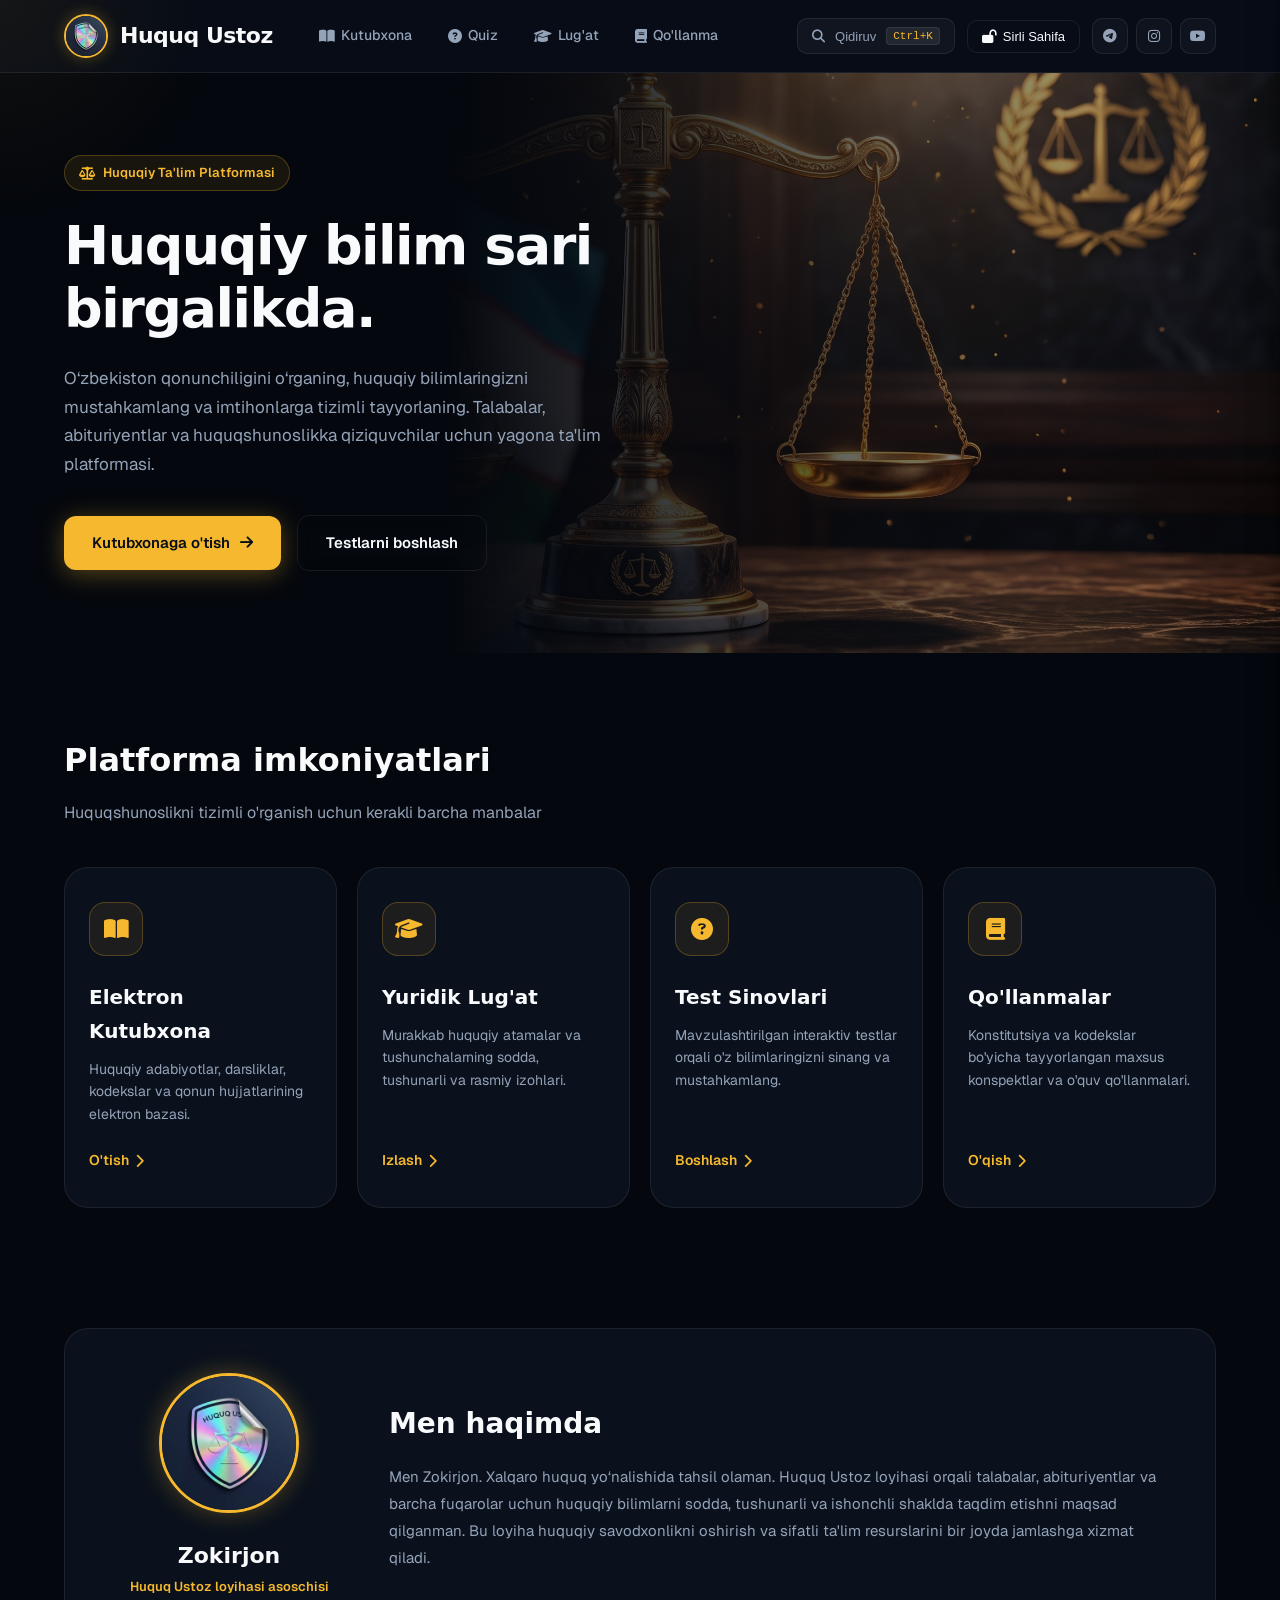
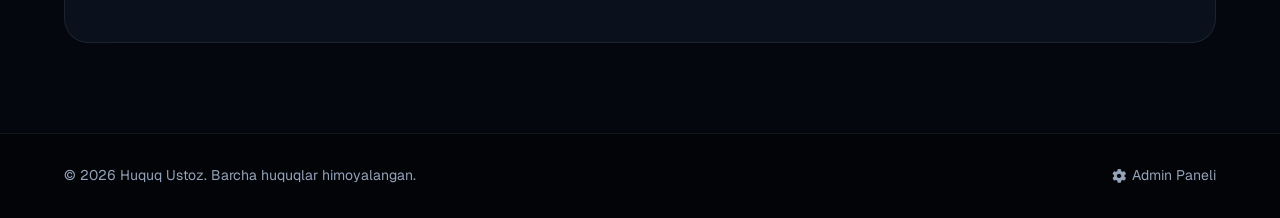
<file: index.html>
<!DOCTYPE html>
<html lang="uz">
<head>
<meta charset="UTF-8">
<meta name="viewport" content="width=device-width, initial-scale=1.0">
<title>Huquq Ustoz — Huquqiy Ta'lim Platformasi</title>

<!-- SEO & Social Meta Tags -->
<meta name="description" content="Huquqiy savodxonlik, interaktiv quizlar, yuridik lug'at va elektron kutubxona platformasi.">
<meta property="og:type" content="website">
<meta property="og:title" content="Huquq Ustoz — Huquqiy bilim sari birgalikda">
<meta property="og:description" content="Huquqiy savodxonlikni oshirish va qonunchilik bo'yicha tushunarli ma'lumotlar platformasi.">
<meta property="og:image" content="huquq.jpg">
<link rel="icon" type="image/jpeg" href="huquq.jpg">

<!-- Google Fonts & Icons -->
<link rel="preconnect" href="https://fonts.googleapis.com">
<link rel="preconnect" href="https://fonts.gstatic.com" crossorigin>
<link href="https://fonts.googleapis.com/css2?family=Geist:wght@400;500;600;700&family=Playfair+Display:ital,wght@1,600&family=Satoshi:wght@700;800;900&display=swap" rel="stylesheet">
<link rel="stylesheet" href="https://cdnjs.cloudflare.com/ajax/libs/font-awesome/6.4.0/css/all.min.css">

<!-- External Flashcard CSS -->
<link rel="stylesheet" href="css/flashcard.css">

<style>
/* ==========================================================================
   HUQUQ USTOZ — DESIGN SYSTEM V8.0 (FULLSCREEN BACKGROUND INTEGRATION)
   ========================================================================== */

:root {
  --font-heading: 'Satoshi', system-ui, -apple-system, sans-serif;
  --font-body: 'Geist', system-ui, -apple-system, sans-serif;

  --bg-canvas: #04070D;
  --surface-nav: rgba(9, 14, 24, 0.88);
  --surface-glass: rgba(18, 26, 42, 0.55);
  --border-subtle: rgba(255, 255, 255, 0.08);
  --border-gold-glow: rgba(245, 184, 46, 0.45);

  --primary-gold: #F5B82E;
  --primary-gold-hover: #e0a322;
  --text-main: #F8FAFC;
  --text-muted: #94A3B8;

  --radius-card: 24px;
  --radius-btn: 12px;
  --radius-pill: 9999px;

  --shadow-gold: 0 4px 25px rgba(245, 184, 46, 0.35);
  --blur-glass: blur(20px);
}

* { margin: 0; padding: 0; box-sizing: border-box; }

html { scroll-behavior: smooth; }

body {
  background-color: var(--bg-canvas);
  color: var(--text-main);
  font-family: var(--font-body);
  font-size: 16px;
  line-height: 1.7;
  min-height: 100vh;
  display: flex;
  flex-direction: column;
  overflow-x: hidden;
  position: relative;
}

/* KURSOR NUR DOIRASI */
.cursor-glow {
  position: fixed;
  top: 0;
  left: 0;
  width: 450px;
  height: 450px;
  background: radial-gradient(circle, rgba(245, 184, 46, 0.06) 0%, rgba(0,0,0,0) 70%);
  border-radius: 50%;
  pointer-events: none;
  transform: translate(-50%, -50%);
  z-index: 9999;
}

.container { width: 90%; max-width: 1240px; margin: 0 auto; position: relative; z-index: 2; }

/* NAVBAR */
header {
  position: sticky;
  top: 0;
  background: var(--surface-nav);
  backdrop-filter: var(--blur-glass);
  -webkit-backdrop-filter: var(--blur-glass);
  border-bottom: 1px solid var(--border-subtle);
  padding: 14px 0;
  z-index: 1000;
}

.nav { display: flex; align-items: center; justify-content: space-between; gap: 20px; }
.nav-left { display: flex; align-items: center; gap: 32px; }

.logo { display: flex; align-items: center; gap: 12px; text-decoration: none; }
.logo img {
  width: 44px;
  height: 44px;
  border-radius: 50%;
  object-fit: cover;
  border: 2px solid var(--primary-gold);
  box-shadow: 0 0 15px rgba(245, 184, 46, 0.3);
}
.logo h2 {
  font-family: var(--font-heading);
  font-size: 22px;
  font-weight: 800;
  color: var(--text-main);
  letter-spacing: -0.5px;
}

.nav-menu { display: flex; align-items: center; gap: 8px; list-style: none; }
.nav-menu a {
  text-decoration: none;
  color: var(--text-muted);
  font-weight: 500;
  font-size: 14px;
  padding: 8px 14px;
  border-radius: 8px;
  transition: all 0.2s ease;
  display: inline-flex;
  align-items: center;
  gap: 6px;
}
.nav-menu a:hover, .nav-menu a.active {
  color: var(--primary-gold);
  background: rgba(245, 184, 46, 0.08);
}

.nav-right { display: flex; align-items: center; gap: 12px; }

.search-trigger-btn {
  background: rgba(255, 255, 255, 0.04);
  border: 1px solid var(--border-subtle);
  color: var(--text-muted);
  padding: 8px 14px;
  border-radius: 10px;
  font-size: 13px;
  font-weight: 500;
  cursor: pointer;
  display: inline-flex;
  align-items: center;
  gap: 10px;
  transition: all 0.2s ease;
}
.search-trigger-btn:hover { border-color: var(--primary-gold); color: var(--text-main); }
.search-trigger-btn kbd {
  background: rgba(255, 255, 255, 0.08);
  border: 1px solid var(--border-subtle);
  border-radius: 4px;
  padding: 2px 6px;
  font-size: 11px;
  color: var(--primary-gold);
}

.social-icons { display: flex; align-items: center; gap: 8px; }
.social-btn {
  width: 36px;
  height: 36px;
  border-radius: 10px;
  background: rgba(255, 255, 255, 0.03);
  border: 1px solid var(--border-subtle);
  color: var(--text-muted);
  display: flex;
  align-items: center;
  justify-content: center;
  text-decoration: none;
  font-size: 14px;
  transition: all 0.2s ease;
}
.social-btn:hover { color: var(--primary-gold); border-color: var(--primary-gold); transform: translateY(-2px); }

.sirli-btn {
  background: transparent;
  border: 1px solid var(--border-subtle);
  color: var(--text-main);
  padding: 8px 14px;
  border-radius: 10px;
  font-size: 13px;
  font-weight: 500;
  cursor: pointer;
  display: inline-flex;
  align-items: center;
  gap: 6px;
  transition: all 0.2s ease;
}
.sirli-btn:hover { border-color: var(--primary-gold); color: var(--primary-gold); }

.mobile-menu-toggle {
  display: none;
  background: transparent;
  border: 1px solid var(--border-subtle);
  color: var(--text-main);
  font-size: 18px;
  width: 38px;
  height: 38px;
  border-radius: 8px;
  cursor: pointer;
}

.mobile-drawer {
  position: fixed;
  top: 0;
  right: -300px;
  width: 280px;
  height: 100vh;
  background: #0D1424;
  border-left: 1px solid var(--border-gold-glow);
  z-index: 2000;
  padding: 30px 20px;
  transition: right 0.3s cubic-bezier(0.16, 1, 0.3, 1);
  box-shadow: -10px 0 30px rgba(0,0,0,0.8);
}
.mobile-drawer.active { right: 0; }
.mobile-drawer-header { display: flex; justify-content: space-between; align-items: center; margin-bottom: 30px; }
.mobile-drawer-menu { list-style: none; display: flex; flex-direction: column; gap: 16px; }
.mobile-drawer-menu a {
  color: var(--text-main); text-decoration: none; font-weight: 600; font-size: 16px;
  display: flex; align-items: center; gap: 12px; padding: 10px; border-radius: 8px;
}
.mobile-drawer-menu a:hover { background: rgba(245, 184, 46, 0.08); color: var(--primary-gold); }

/* HERO SECTION WITH FULL BACKGROUND IMAGE INTEGRATION */
.hero {
  position: relative;
  min-height: 580px;
  display: flex;
  align-items: center;
  background-image: 
    linear-gradient(90deg, #04070D 35%, rgba(4, 7, 13, 0.75) 55%, rgba(4, 7, 13, 0.2) 100%),
    url('Gemini_Generated_Image_yq8encyq8encyq8e.jfif?v=1');
  background-size: cover;
  background-position: center right;
  background-repeat: no-repeat;
  padding: 80px 0;
}

.hero-content {
  max-width: 580px;
}

.hero-badge {
  display: inline-flex;
  align-items: center;
  gap: 8px;
  padding: 6px 14px;
  background: rgba(245, 184, 46, 0.08);
  border: 1px solid rgba(245, 184, 46, 0.25);
  border-radius: var(--radius-pill);
  color: var(--primary-gold);
  font-size: 13px;
  font-weight: 600;
  margin-bottom: 24px;
}

.hero h1 {
  font-family: var(--font-heading);
  font-size: 54px;
  line-height: 1.15;
  font-weight: 900;
  letter-spacing: -1.5px;
  margin-bottom: 24px;
  color: var(--text-main);
}

.hero h1 span.nowrap {
  white-space: nowrap;
}

.hero p {
  font-size: 17px;
  color: var(--text-muted);
  line-height: 1.7;
  margin-bottom: 36px;
}

.hero-buttons { display: flex; align-items: center; gap: 16px; }
.btn {
  text-decoration: none;
  padding: 14px 28px;
  border-radius: var(--radius-btn);
  font-weight: 600;
  font-size: 15px;
  display: inline-flex;
  align-items: center;
  gap: 10px;
  transition: all 0.25s ease;
}
.btn-primary { background: var(--primary-gold); color: #080D18; box-shadow: var(--shadow-gold); }
.btn-primary:hover { background: var(--primary-gold-hover); transform: translateY(-2px); }
.btn-secondary { background: transparent; border: 1px solid var(--border-subtle); color: var(--text-main); backdrop-filter: blur(10px); }
.btn-secondary:hover { border-color: var(--primary-gold); color: var(--primary-gold); transform: translateY(-2px); }

/* FEATURES SECTION (SHISHA KARTALAR) */
.features { padding: 80px 0; }
.section-title { font-family: var(--font-heading); font-size: 32px; font-weight: 800; margin-bottom: 12px; }
.section-desc { color: var(--text-muted); font-size: 16px; margin-bottom: 40px; }

.features-grid {
  display: grid;
  grid-template-columns: repeat(4, 1fr);
  gap: 20px;
  perspective: 1000px;
}

.feature-card {
  background: var(--surface-glass);
  backdrop-filter: var(--blur-glass);
  -webkit-backdrop-filter: var(--blur-glass);
  border: 1px solid var(--border-subtle);
  border-radius: var(--radius-card);
  padding: 34px 24px;
  text-decoration: none;
  color: var(--text-main);
  display: flex;
  flex-direction: column;
  transition: transform 0.25s cubic-bezier(0.16, 1, 0.3, 1), border-color 0.3s ease, box-shadow 0.3s ease;
  transform-style: preserve-3d;
  will-change: transform;
}

.feature-card:hover {
  border-color: var(--border-gold-glow);
  box-shadow: 0 25px 50px rgba(0, 0, 0, 0.6), 0 0 25px rgba(245, 184, 46, 0.18);
}

.feature-icon {
  width: 54px;
  height: 54px;
  border-radius: 16px;
  background: rgba(245, 184, 46, 0.08);
  border: 1px solid rgba(245, 184, 46, 0.25);
  color: var(--primary-gold);
  display: flex;
  align-items: center;
  justify-content: center;
  font-size: 22px;
  margin-bottom: 24px;
  transform: translateZ(25px);
}

.feature-card h3 {
  font-family: var(--font-heading);
  font-size: 20px;
  font-weight: 700;
  margin-bottom: 10px;
  transform: translateZ(20px);
}

.feature-card p {
  color: var(--text-muted);
  font-size: 14px;
  line-height: 1.6;
  margin-bottom: 24px;
  flex-grow: 1;
  transform: translateZ(12px);
}

.feature-link {
  font-size: 14px;
  font-weight: 600;
  color: var(--primary-gold);
  display: inline-flex;
  align-items: center;
  gap: 6px;
  transform: translateZ(18px);
}

/* AUTHOR SECTION */
.author-section { padding: 40px 0 90px 0; }
.author-card {
  background: var(--surface-glass);
  backdrop-filter: var(--blur-glass);
  border: 1px solid var(--border-subtle);
  border-radius: var(--radius-card);
  padding: 44px;
  display: grid;
  grid-template-columns: 240px 1fr;
  gap: 40px;
  align-items: center;
}
.author-avatar-box { text-align: center; }
.author-img {
  width: 140px;
  height: 140px;
  border-radius: 50%;
  object-fit: cover;
  border: 3px solid var(--primary-gold);
  margin-bottom: 16px;
  box-shadow: 0 0 25px rgba(245, 184, 46, 0.3);
}
.author-name { font-family: var(--font-heading); font-size: 22px; font-weight: 800; }
.author-role { color: var(--primary-gold); font-size: 13px; font-weight: 600; margin-top: 2px; }
.author-bio h2 { font-family: var(--font-heading); font-size: 28px; font-weight: 800; margin-bottom: 16px; }
.author-bio p { color: var(--text-muted); font-size: 15px; line-height: 1.8; }

/* GLOBAL SEARCH MODAL (CTRL+K) */
.search-modal {
  position: fixed;
  top: 0;
  left: 0;
  width: 100%;
  height: 100%;
  background: rgba(4, 7, 13, 0.85);
  backdrop-filter: blur(20px);
  z-index: 3000;
  display: flex;
  align-items: flex-start;
  justify-content: center;
  padding-top: 100px;
  opacity: 0;
  visibility: hidden;
  transition: opacity 0.3s ease, visibility 0.3s ease;
}

.search-modal.active { opacity: 1; visibility: visible; }
.search-container {
  width: 90%;
  max-width: 650px;
  background: #0E1626;
  border: 1px solid var(--border-gold-glow);
  border-radius: 20px;
  box-shadow: 0 25px 60px rgba(0, 0, 0, 0.8);
  overflow: hidden;
  transform: translateY(-20px);
  transition: transform 0.3s ease;
}
.search-modal.active .search-container { transform: translateY(0); }

.search-header {
  display: flex;
  align-items: center;
  padding: 18px 24px;
  border-bottom: 1px solid var(--border-subtle);
  gap: 14px;
}
.search-header i { font-size: 20px; color: var(--primary-gold); }
.search-input {
  width: 100%;
  background: transparent;
  border: none;
  outline: none;
  color: var(--text-main);
  font-size: 16px;
  font-family: var(--font-body);
}

.search-results { max-height: 360px; overflow-y: auto; padding: 12px; }
.search-item {
  display: flex;
  align-items: center;
  gap: 14px;
  padding: 12px 16px;
  border-radius: 12px;
  text-decoration: none;
  color: var(--text-main);
  transition: background 0.2s ease;
}
.search-item:hover { background: rgba(245, 184, 46, 0.08); }
.search-item-icon {
  width: 38px;
  height: 38px;
  border-radius: 10px;
  background: rgba(255, 255, 255, 0.04);
  color: var(--primary-gold);
  display: flex;
  align-items: center;
  justify-content: center;
}

.search-item-title { font-weight: 600; font-size: 15px; }
.search-item-desc { font-size: 12px; color: var(--text-muted); }

footer {
  margin-top: auto;
  padding: 30px 0;
  border-top: 1px solid var(--border-subtle);
  background: #020408;
}
.footer-content { display: flex; justify-content: space-between; align-items: center; color: var(--text-muted); font-size: 14px; }
.admin-link { color: var(--text-muted); text-decoration: none; display: inline-flex; align-items: center; gap: 6px; }
.admin-link:hover { color: var(--primary-gold); }

@media(max-width: 1024px) {
  .features-grid { grid-template-columns: repeat(2, 1fr); }
  .hero {
    background-image: 
      linear-gradient(180deg, rgba(4, 7, 13, 0.85) 0%, rgba(4, 7, 13, 0.95) 100%),
      url('Gemini_Generated_Image_yq8encyq8encyq8e.jfif?v=1');
    text-align: center;
  }
  .hero-content { margin: 0 auto; }
  .hero-buttons { justify-content: center; }
}

@media(max-width: 768px) {
  .nav-left .nav-menu { display: none; }
  .mobile-menu-toggle { display: block; }
  .author-card { grid-template-columns: 1fr; text-align: center; }
  .features-grid { grid-template-columns: 1fr; }
  .hero h1 { font-size: 36px; }
  .footer-content { flex-direction: column; gap: 12px; text-align: center; }
}
</style>
</head>
<body>

<div class="cursor-glow" id="cursorGlow"></div>

<!-- NAVBAR -->
<header>
  <div class="container nav">
    <div class="nav-left">
      <a href="index.html" class="logo">
        <img src="huquq.jpg" alt="Huquq Ustoz">
        <h2>Huquq Ustoz</h2>
      </a>
      <ul class="nav-menu">
        <li><a href="kutubxona.html"><i class="fa-solid fa-book-open"></i> Kutubxona</a></li>
        <li><a href="quiz.html"><i class="fa-solid fa-circle-question"></i> Quiz</a></li>
        <li><a href="dictionary.html"><i class="fa-solid fa-graduation-cap"></i> Lug'at</a></li>
        <li><a href="jinoyat-protsessi-va-konstitutsiya-moddalar-bo-yicha-qo-llanma.html"><i class="fa-solid fa-book"></i> Qo'llanma</a></li>
      </ul>
    </div>
    
    <div class="nav-right">
      <button class="search-trigger-btn" id="searchTriggerBtn">
        <i class="fa-solid fa-magnifying-glass"></i> Qidiruv <kbd>Ctrl+K</kbd>
      </button>
      <button class="sirli-btn" id="openSirliBtn">
        <i class="fa-solid fa-lock-open"></i> Sirli Sahifa
      </button>
      <div class="social-icons">
        <a href="https://t.me/huququstoz" target="_blank" class="social-btn" title="Telegram"><i class="fa-brands fa-telegram"></i></a>
        <a href="https://instagram.com/huququstoz" target="_blank" class="social-btn" title="Instagram"><i class="fa-brands fa-instagram"></i></a>
        <a href="https://youtube.com/@huququstoz" target="_blank" class="social-btn" title="YouTube"><i class="fa-brands fa-youtube"></i></a>
      </div>
      <button class="mobile-menu-toggle" id="mobileMenuBtn"><i class="fa-solid fa-bars"></i></button>
    </div>
  </div>
</header>

<!-- MOBILE DRAWER MENU -->
<div class="mobile-drawer" id="mobileDrawer">
  <div class="mobile-drawer-header">
    <h3 style="color: var(--primary-gold);">Huquq Ustoz</h3>
    <button id="closeDrawerBtn" style="background:none; border:none; color:#fff; font-size:20px; cursor:pointer;"><i class="fa-solid fa-xmark"></i></button>
  </div>
  <ul class="mobile-drawer-menu">
    <li><a href="kutubxona.html"><i class="fa-solid fa-book-open"></i> Kutubxona</a></li>
    <li><a href="quiz.html"><i class="fa-solid fa-circle-question"></i> Quiz</a></li>
    <li><a href="dictionary.html"><i class="fa-solid fa-graduation-cap"></i> Lug'at</a></li>
    <li><a href="jinoyat-protsessi-va-konstitutsiya-moddalar-bo-yicha-qo-llanma.html"><i class="fa-solid fa-book"></i> Qo'llanma</a></li>
  </ul>
</div>

<!-- GLOBAL SEARCH MODAL -->
<div class="search-modal" id="searchModal">
  <div class="search-container">
    <div class="search-header">
      <i class="fa-solid fa-magnifying-glass"></i>
      <input type="text" class="search-input" id="searchInput" placeholder="Bo'limlar, testlar yoki moddalardan qidiring...">
    </div>
    <div class="search-results" id="searchResults">
      <a href="kutubxona.html" class="search-item">
        <div class="search-item-icon"><i class="fa-solid fa-book-open"></i></div>
        <div>
          <div class="search-item-title">Elektron Kutubxona</div>
          <div class="search-item-desc">8-11 sinf darsliklari va kodekslar</div>
        </div>
      </a>
      <a href="quiz.html" class="search-item">
        <div class="search-item-icon"><i class="fa-solid fa-circle-question"></i></div>
        <div>
          <div class="search-item-title">Test Sinovlari (Quiz)</div>
          <div class="search-item-desc">Mavzuli interaktiv huquqiy testlar</div>
        </div>
      </a>
      <a href="dictionary.html" class="search-item">
        <div class="search-item-icon"><i class="fa-solid fa-graduation-cap"></i></div>
        <div>
          <div class="search-item-title">Yuridik Lug'at</div>
          <div class="search-item-desc">Huquqiy atamalarning izohli bazasi</div>
        </div>
      </a>
    </div>
  </div>
</div>

<!-- SIRLI SAHIFA FLASHCARD MODAL -->
<div class="flashcard-modal" id="flashcardModal">
  <div class="flashcard-wrapper">
    <button class="close-btn" id="closeSirliBtn"><i class="fa-solid fa-xmark"></i></button>
    
    <div class="tutorial-overlay" id="tutorialOverlay">
      <h3><i class="fa-solid fa-wand-magic-sparkles"></i> Sirli Sahifaga Xush Kelibsiz!</h3>
      <div class="tutorial-steps">
        <div class="tutorial-box">
          <i class="fa-solid fa-hand-point-left"></i>
          <strong>Chap tomonni bosing:</strong><br>Keyingi hikmatga o'tish (Oldinga 👈)
        </div>
        <div class="tutorial-box">
          <i class="fa-solid fa-hand-point-right"></i>
          <strong>O'ng tomonni bosing:</strong><br>Avvalgi hikmatga qaytish (Orqaga 👉)
        </div>
      </div>
      <div class="tutorial-actions">
        <button class="tutorial-btn btn-skip" id="skipTutorialBtn">O'tkazib yuborish</button>
        <button class="tutorial-btn btn-gotit" id="gotItTutorialBtn">Tushunarli 👍</button>
      </div>
    </div>

    <div class="flashcard" id="flashcard">
      <p class="quote-text" id="quoteText">"Adolat — davlatning poydevori."</p>
      <p class="quote-author" id="quoteAuthor">— Alisher Navoiy</p>
      <div class="card-counter" id="cardCounter">1 / 5 (Chap: Oldinga | O'ng: Orqaga)</div>
    </div>
  </div>
</div>

<!-- HERO SECTION WITH FULL IMAGE BACKGROUND -->
<section class="hero">
  <div class="container">
    <div class="hero-content">
      <div class="hero-badge">
        <i class="fa-solid fa-scale-balanced"></i> Huquqiy Ta'lim Platformasi
      </div>
      <h1>Huquqiy bilim sari <span class="nowrap">birgalikda.</span></h1>
      <p>O‘zbekiston qonunchiligini o‘rganing, huquqiy bilimlaringizni mustahkamlang va imtihonlarga tizimli tayyorlaning. Talabalar, abituriyentlar va huquqshunoslikka qiziquvchilar uchun yagona ta'lim platformasi.</p>
      <div class="hero-buttons">
        <a href="kutubxona.html" class="btn btn-primary">
          Kutubxonaga o'tish <i class="fa-solid fa-arrow-right"></i>
        </a>
        <a href="quiz.html" class="btn btn-secondary">
          Testlarni boshlash
        </a>
      </div>
    </div>
  </div>
</section>

<!-- FEATURES SECTION (SHISHA KARTALAR) -->
<section class="features">
  <div class="container">
    <h2 class="section-title">Platforma imkoniyatlari</h2>
    <p class="section-desc">Huquqshunoslikni tizimli o'rganish uchun kerakli barcha manbalar</p>

    <div class="features-grid">
      <a href="kutubxona.html" class="feature-card">
        <div class="feature-icon"><i class="fa-solid fa-book-open"></i></div>
        <h3>Elektron Kutubxona</h3>
        <p>Huquqiy adabiyotlar, darsliklar, kodekslar va qonun hujjatlarining elektron bazasi.</p>
        <span class="feature-link">O'tish <i class="fa-solid fa-chevron-right"></i></span>
      </a>

      <a href="dictionary.html" class="feature-card">
        <div class="feature-icon"><i class="fa-solid fa-graduation-cap"></i></div>
        <h3>Yuridik Lug'at</h3>
        <p>Murakkab huquqiy atamalar va tushunchalarning sodda, tushunarli va rasmiy izohlari.</p>
        <span class="feature-link">Izlash <i class="fa-solid fa-chevron-right"></i></span>
      </a>

      <a href="quiz.html" class="feature-card">
        <div class="feature-icon"><i class="fa-solid fa-circle-question"></i></div>
        <h3>Test Sinovlari</h3>
        <p>Mavzulashtirilgan interaktiv testlar orqali o'z bilimlaringizni sinang va mustahkamlang.</p>
        <span class="feature-link">Boshlash <i class="fa-solid fa-chevron-right"></i></span>
      </a>

      <a href="jinoyat-protsessi-va-konstitutsiya-moddalar-bo-yicha-qo-llanma.html" class="feature-card">
        <div class="feature-icon"><i class="fa-solid fa-book"></i></div>
        <h3>Qo'llanmalar</h3>
        <p>Konstitutsiya va kodekslar bo'yicha tayyorlangan maxsus konspektlar va o'quv qo'llanmalari.</p>
        <span class="feature-link">O'qish <i class="fa-solid fa-chevron-right"></i></span>
      </a>
    </div>
  </div>
</section>

<!-- AUTHOR SECTION -->
<section class="author-section">
  <div class="container">
    <div class="author-card">
      <div class="author-avatar-box">
        <img src="huquq.jpg" alt="Zokirjon Komilov" class="author-img">
        <h3 class="author-name">Zokirjon</h3>
        <p class="author-role">Huquq Ustoz loyihasi asoschisi</p>
      </div>
      <div class="author-bio">
        <h2>Men haqimda</h2>
        <p>Men Zokirjon. Xalqaro huquq yo‘nalishida tahsil olaman. Huquq Ustoz loyihasi orqali talabalar, abituriyentlar va barcha fuqarolar uchun huquqiy bilimlarni sodda, tushunarli va ishonchli shaklda taqdim etishni maqsad qilganman. Bu loyiha huquqiy savodxonlikni oshirish va sifatli ta'lim resurslarini bir joyda jamlashga xizmat qiladi.</p>
      </div>
    </div>
  </div>
</section>

<footer>
  <div class="container footer-content">
    <p>© 2026 Huquq Ustoz. Barcha huquqlar himoyalangan.</p>
    <a href="login.html" class="admin-link"><i class="fa-solid fa-gear"></i> Admin Paneli</a>
  </div>
</footer>

<!-- External Legacy Scripts -->
<script src="data/quotes.js"></script>
<script src="js/flashcard.js"></script>

<script>
// CURSOR GLOW
(function initCursorGlow() {
  const glow = document.getElementById('cursorGlow');
  if (!glow || window.innerWidth < 768) return;
  window.addEventListener('mousemove', (e) => {
    glow.style.left = e.clientX + 'px';
    glow.style.top = e.clientY + 'px';
  });
})();

// MOBILE DRAWER LOGIC
(function initMobileDrawer() {
  const btn = document.getElementById('mobileMenuBtn');
  const drawer = document.getElementById('mobileDrawer');
  const closeBtn = document.getElementById('closeDrawerBtn');

  if (btn && drawer) btn.addEventListener('click', () => drawer.classList.add('active'));
  if (closeBtn && drawer) closeBtn.addEventListener('click', () => drawer.classList.remove('active'));
})();

// CTRL+K SEARCH LOGIC
(function initSearch() {
  const searchModal = document.getElementById('searchModal');
  const searchTriggerBtn = document.getElementById('searchTriggerBtn');
  const searchInput = document.getElementById('searchInput');

  function openSearch() { searchModal.classList.add('active'); setTimeout(() => searchInput.focus(), 100); }
  function closeSearch() { searchModal.classList.remove('active'); }

  if (searchTriggerBtn) searchTriggerBtn.addEventListener('click', openSearch);

  window.addEventListener('keydown', (e) => {
    if ((e.ctrlKey || e.metaKey) && e.key.toLowerCase() === 'k') {
      e.preventDefault();
      searchModal.classList.contains('active') ? closeSearch() : openSearch();
    }
    if (e.key === 'Escape' && searchModal.classList.contains('active')) closeSearch();
  });

  searchModal.addEventListener('click', (e) => { if (e.target === searchModal) closeSearch(); });
})();

// 3D TILT CARDS
document.querySelectorAll('.feature-card').forEach(card => {
  card.addEventListener('mousemove', (e) => {
    const rect = card.getBoundingClientRect();
    const x = e.clientX - rect.left - rect.width / 2;
    const y = e.clientY - rect.top - rect.height / 2;
    card.style.transform = `rotateY(${x / 14}deg) rotateX(${-y / 14}deg) translateY(-6px)`;
  });

  card.addEventListener('mouseleave', () => {
    card.style.transform = `rotateY(0deg) rotateX(0deg) translateY(0px)`;
  });
});
</script>
</body>
</html>
</file>
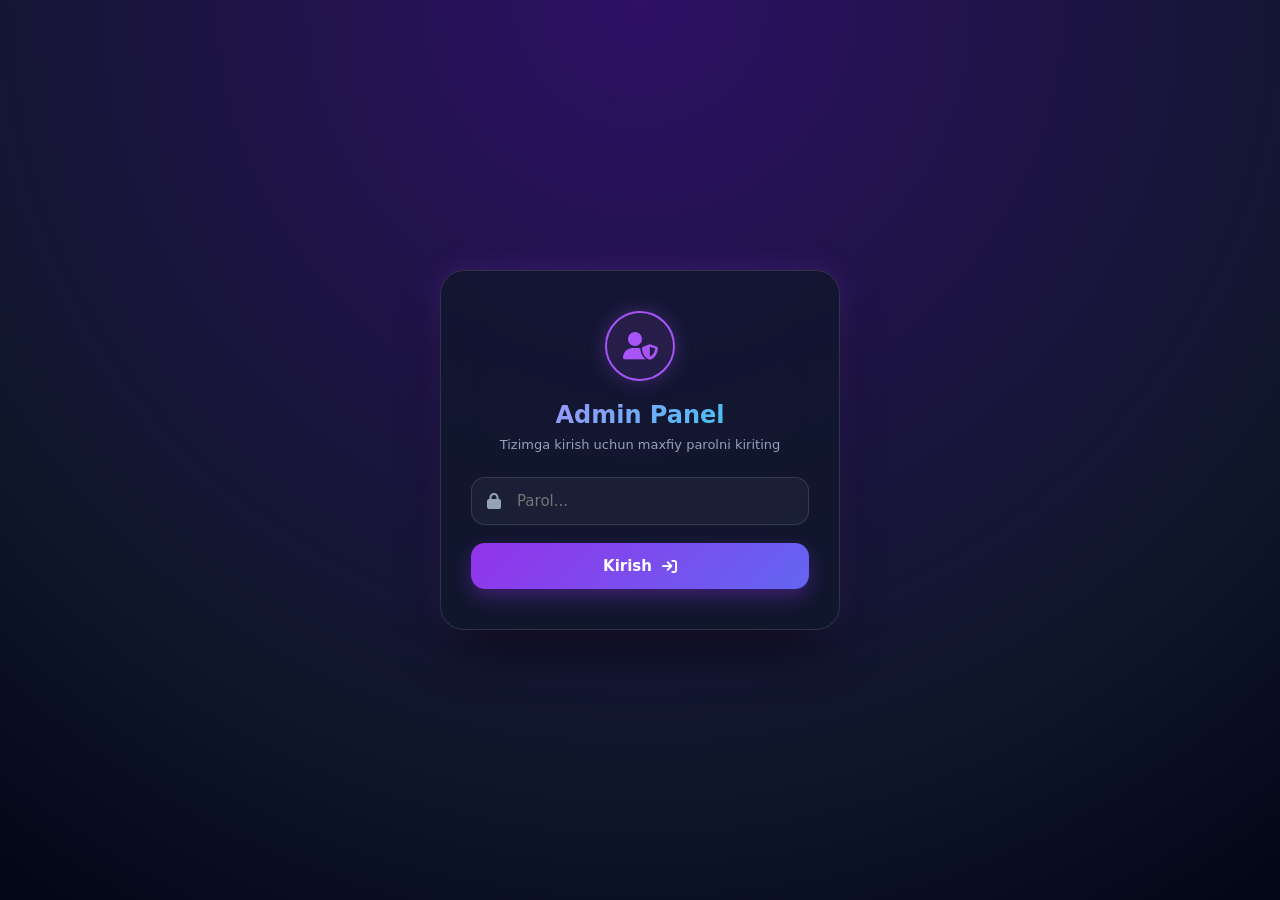
<file: admin.html>
<!DOCTYPE html>
<html lang="uz">
<head>
<meta charset="UTF-8">
<meta name="viewport" content="width=device-width, initial-scale=1.0">
<title>Admin Panel — Huquq Ustoz</title>
<link rel="icon" type="image/jpeg" href="huquq.jpg">
<link rel="stylesheet" href="https://cdnjs.cloudflare.com/ajax/libs/font-awesome/6.4.0/css/all.min.css">
<style>
*{ margin:0; padding:0; box-sizing:border-box; font-family:Arial,Helvetica,sans-serif; }
body{ background:#0f172a; color:white; min-height:100vh; display:flex; flex-direction:column; }
header{ position:sticky; top:0; background:#111827; padding:15px 0; border-bottom:1px solid #333; z-index:10; }
.container{ width:90%; max-width:1100px; margin:auto; }
.nav{ display:flex; justify-content:space-between; align-items:center; }
.logo{ display:flex; align-items:center; gap:12px; text-decoration:none; }
.logo img{ width:55px; height:55px; border-radius:50%; object-fit:cover; }
.logo h2{ color:#a855f7; font-size:24px; }
.logout-btn{ background:#ef4444; color:white; border:none; padding:8px 16px; border-radius:8px; cursor:pointer; font-weight:bold; transition:.3s; }
.logout-btn:hover{ background:#dc2626; }

main{ flex:1; padding:30px 0; }
.tab-buttons{ display:flex; gap:10px; margin-bottom:25px; flex-wrap:wrap; }
.tab-btn{ background:#1f2937; color:white; border:1px solid #444; padding:12px 20px; border-radius:8px; cursor:pointer; font-weight:bold; transition:.3s; }
.tab-btn.active, .tab-btn:hover{ background:#7c3aed; border-color:#7c3aed; }

.tab-content{ display:none; }
.tab-content.active{ display:block; }

.admin-grid{ display:grid; grid-template-columns:1fr 1fr; gap:20px; }
.card{ background:#111827; border:1px solid #333; border-radius:12px; padding:25px; margin-bottom:20px; }
.card h2{ color:#a855f7; margin-bottom:15px; font-size:20px; border-bottom:1px solid #333; padding-bottom:10px; }

.form-group{ margin-bottom:15px; }
.form-group label{ display:block; margin-bottom:5px; color:#cbd5e1; font-size:14px; }
input, select, textarea{ width:100%; padding:10px; background:#1f2937; border:1px solid #444; color:white; border-radius:8px; outline:none; font-size:14px; }
textarea{ resize:vertical; min-height:80px; }
input:focus, select:focus, textarea:focus{ border-color:#a855f7; }

/* TO'G'RI JAVOBNI BELGILASH DUMALOQ RADIO TUGMALARI VA STILLAR */
.options-wrapper { display: flex; flex-direction: column; gap: 10px; margin-top: 8px; }
.option-row {
  display: flex;
  align-items: center;
  gap: 10px;
  background: #1f2937;
  padding: 8px 12px;
  border-radius: 8px;
  border: 1px solid #444;
  transition: 0.2s ease-in-out;
}
.option-row.correct-selected {
  border-color: #10b981;
  background: rgba(16, 185, 129, 0.12);
}
.radio-box {
  display: flex;
  align-items: center;
  justify-content: center;
  cursor: pointer;
}
.radio-box input[type="radio"] {
  appearance: none;
  width: 22px;
  height: 22px;
  border: 2px solid #9ca3af;
  border-radius: 50%;
  outline: none;
  cursor: pointer;
  position: relative;
  transition: 0.2s;
}
.radio-box input[type="radio"]:checked {
  border-color: #10b981;
  background-color: #10b981;
}
.radio-box input[type="radio"]:checked::after {
  content: '✓';
  position: absolute;
  color: white;
  font-size: 13px;
  font-weight: bold;
  top: 50%;
  left: 50%;
  transform: translate(-50%, -50%);
}
.opt-prefix { font-weight: bold; color: #a855f7; width: 20px; }

.btn{ padding:10px 20px; border-radius:8px; font-weight:bold; cursor:pointer; border:none; color:white; transition:.3s; }
.btn-primary{ background:#7c3aed; }
.btn-primary:hover{ background:#6d28d9; }
.btn-success{ background:#10b981; }
.btn-success:hover{ background:#059669; }

footer{ padding:25px 0; border-top:1px solid #333; background:#0f172a; color:#9ca3af; margin-top:auto; }

@media(max-width:768px){
  .admin-grid{ grid-template-columns:1fr; }
}
</style>
</head>
<body>
<header>
  <div class="container nav">
    <a href="index.html" class="logo">
      <img src="huquq.jpg" alt="Huquq Ustoz Logo">
      <h2>Huquq Ustoz Admin</h2>
    </a>
    <button class="logout-btn" id="logout-btn">Chiqish</button>
  </div>
</header>

<main class="container">
  <div class="tab-buttons">
    <button class="tab-btn active" onclick="switchTab('quiz-tab', this)">📝 Testlarni Boshqarish</button>
    <button class="tab-btn" onclick="switchTab('bio-tab', this)">👤 Bio / Sayt Matnlarini O'zgartirish</button>
  </div>

  <div id="quiz-tab" class="tab-content active">
    <div class="admin-grid">
      <div>
        <div class="card">
          <h2>1. Yangi Toifa Qo'shish</h2>
          <div class="form-group">
            <input type="text" id="cat-name-input" placeholder="Masalan: 10-Sinf Huquq">
          </div>
          <button class="btn btn-primary" id="add-cat-btn">Toifa Qo'shish</button>
        </div>

        <div class="card">
          <h2>2. Yangi Savol Qo'shish</h2>
          <div class="form-group">
            <label>Toifani tanlang:</label>
            <select id="admin-cat-select"><option value="">Tanlang...</option></select>
          </div>
          <div class="form-group">
            <label>Savol matni:</label>
            <input type="text" id="q-text-input" placeholder="Savolni kiriting...">
          </div>
          <div class="form-group">
            <label>Savol turi:</label>
            <select id="q-type-select" onchange="toggleQType(this.value)">
              <option value="variant">4 ta Variantli</option>
              <option value="boolean">Ha / Yo'q (Rost/Yolg'on)</option>
            </select>
          </div>

          <!-- VARIANTLAR VA TO'G'RI JAVOBNI TANLASH NUKTALARI -->
          <div id="variant-inputs">
            <label style="color:#cbd5e1; font-size:13px; margin-bottom:8px; display:block;">
              📌 Variantlarni kiriting va <b>to'g'ri javob yonidagi doirani belgilang</b>:
            </label>
            
            <div class="options-wrapper">
              <!-- A Variant -->
              <div class="option-row correct-selected" id="opt-row-0">
                <label class="radio-box" title="To'g'ri javob sifatida belgilash">
                  <input type="radio" name="correctVariant" value="0" checked onclick="markCorrect(0)">
                </label>
                <span class="opt-prefix">A)</span>
                <input type="text" class="v-inp" placeholder="A Variant matni">
              </div>

              <!-- B Variant -->
              <div class="option-row" id="opt-row-1">
                <label class="radio-box" title="To'g'ri javob sifatida belgilash">
                  <input type="radio" name="correctVariant" value="1" onclick="markCorrect(1)">
                </label>
                <span class="opt-prefix">B)</span>
                <input type="text" class="v-inp" placeholder="B Variant matni">
              </div>

              <!-- C Variant -->
              <div class="option-row" id="opt-row-2">
                <label class="radio-box" title="To'g'ri javob sifatida belgilash">
                  <input type="radio" name="correctVariant" value="2" onclick="markCorrect(2)">
                </label>
                <span class="opt-prefix">C)</span>
                <input type="text" class="v-inp" placeholder="C Variant matni">
              </div>

              <!-- D Variant -->
              <div class="option-row" id="opt-row-3">
                <label class="radio-box" title="To'g'ri javob sifatida belgilash">
                  <input type="radio" name="correctVariant" value="3" onclick="markCorrect(3)">
                </label>
                <span class="opt-prefix">D)</span>
                <input type="text" class="v-inp" placeholder="D Variant matni">
              </div>
            </div>
          </div>

          <!-- HA / YO'Q SAVOL KIRITISH (TUGMACHALAR RO'YXATI) -->
          <div id="boolean-inputs" style="display:none; margin-top:15px;">
            <label style="display: block; margin-bottom: 8px; font-weight: bold; color:#cbd5e1;">To'g'ri javobni tanlang:</label>
            <div class="options-wrapper">
              <div class="option-row correct-selected" id="bool-row-true">
                <label class="radio-box">
                  <input type="radio" name="boolAnsRadio" value="true" checked onclick="markCorrectBool(true)">
                </label>
                <span>Ha (To'g'ri)</span>
              </div>
              <div class="option-row" id="bool-row-false">
                <label class="radio-box">
                  <input type="radio" name="boolAnsRadio" value="false" onclick="markCorrectBool(false)">
                </label>
                <span>Yo'q (Noto'g'ri)</span>
              </div>
            </div>
          </div>

          <button class="btn btn-primary" id="add-q-btn" style="margin-top:18px; width:100%;">Savol Qo'shish</button>
        </div>
      </div>

      <div>
        <div class="card">
          <h2>3. Savollar va Toifalar Ro'yxati</h2>
          <div id="categories-list"></div>
          <button class="btn btn-success" id="download-json-btn" style="width:100%; margin-top:15px;">
            💾 Yangilangan "savollar.json" Faylini Yuklab Olish
          </button>
        </div>
      </div>
    </div>
  </div>

  <div id="bio-tab" class="tab-content">
    <div class="card" style="max-width:700px; margin:auto;">
      <h2>Bosh Sahifa Ma'lumotlarini Tahrirlash</h2>
      <div class="form-group">
        <label>Sarlavha (Hero Header):</label>
        <input type="text" id="hero-title-input" placeholder="Huquqiy bilim sari birgalikda">
      </div>
      <div class="form-group">
        <label>Asosiy Kirish Matni (Hero Text):</label>
        <textarea id="hero-desc-input" rows="4"></textarea>
      </div>
      <div class="form-group">
        <label>"Men haqimda" Sarlavhasi:</label>
        <input type="text" id="about-title-input" placeholder="Men haqimda">
      </div>
      <div class="form-group">
        <label>"Men haqimda" Matni:</label>
        <textarea id="about-desc-input" rows="4"></textarea>
      </div>
      <div class="form-group">
        <label>Telegram Kanal Havolasi:</label>
        <input type="text" id="tg-link-input" placeholder="https://t.me/huququstoz">
      </div>
      <div class="form-group">
        <label>Instagram Sahifa Havolasi:</label>
        <input type="text" id="insta-link-input" placeholder="https://instagram.com/huququstoz">
      </div>
      <button class="btn btn-primary" id="save-bio-btn" style="width:100%;">Saqlash (Brauzer xotirasiga)</button>
    </div>
  </div>
</main>

<footer>
  <div class="container" style="text-align:center;">
    <p>© 2026 Huquq Ustoz. Admin Boshqaruv Tizimi.</p>
  </div>
</footer>

<script>
function switchTab(tabId, element) {
  document.querySelectorAll('.tab-content').forEach(tab => tab.classList.remove('active'));
  document.querySelectorAll('.tab-btn').forEach(btn => btn.classList.remove('active'));
  document.getElementById(tabId).classList.add('active');
  element.classList.add('active');
}

function toggleQType(type) {
  const vInp = document.getElementById('variant-inputs');
  const bInp = document.getElementById('boolean-inputs');
  if (type === 'boolean') {
    vInp.style.display = 'none';
    bInp.style.display = 'block';
  } else {
    vInp.style.display = 'block';
    bInp.style.display = 'none';
  }
}

// Variantli savol radiosi bosilganda chegaralarni yangilash
function markCorrect(selectedIndex) {
  for (let i = 0; i < 4; i++) {
    const row = document.getElementById(`opt-row-${i}`);
    if (row) {
      if (i === selectedIndex) {
        row.classList.add('correct-selected');
      } else {
        row.classList.remove('correct-selected');
      }
    }
  }
}

// Ha / Yo'q radiosi bosilganda chegaralarni yangilash
function markCorrectBool(isTrue) {
  const rowTrue = document.getElementById('bool-row-true');
  const rowFalse = document.getElementById('bool-row-false');
  if (isTrue) {
    rowTrue.classList.add('correct-selected');
    rowFalse.classList.remove('correct-selected');
  } else {
    rowFalse.classList.add('correct-selected');
    rowTrue.classList.remove('correct-selected');
  }
}
</script>
<script src="scripts/app.js"></script>
</body>
</html>
</file>
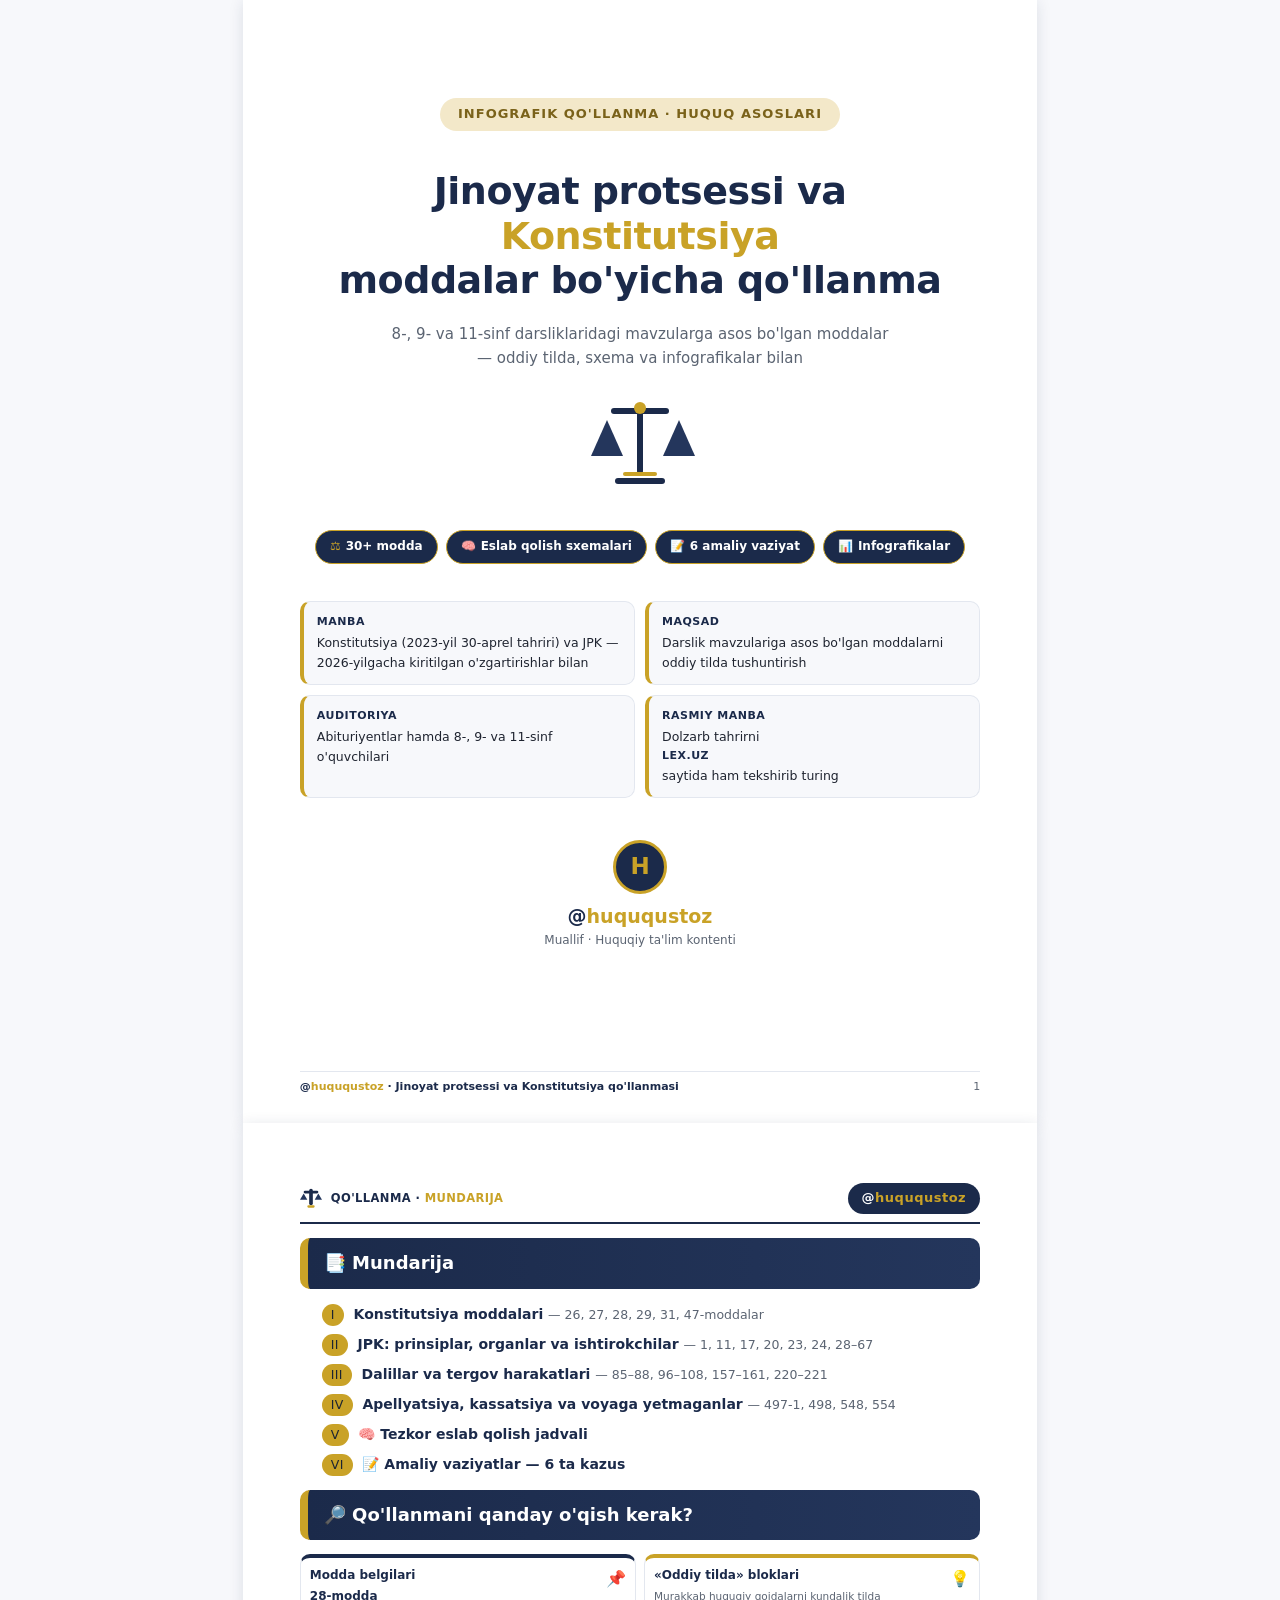
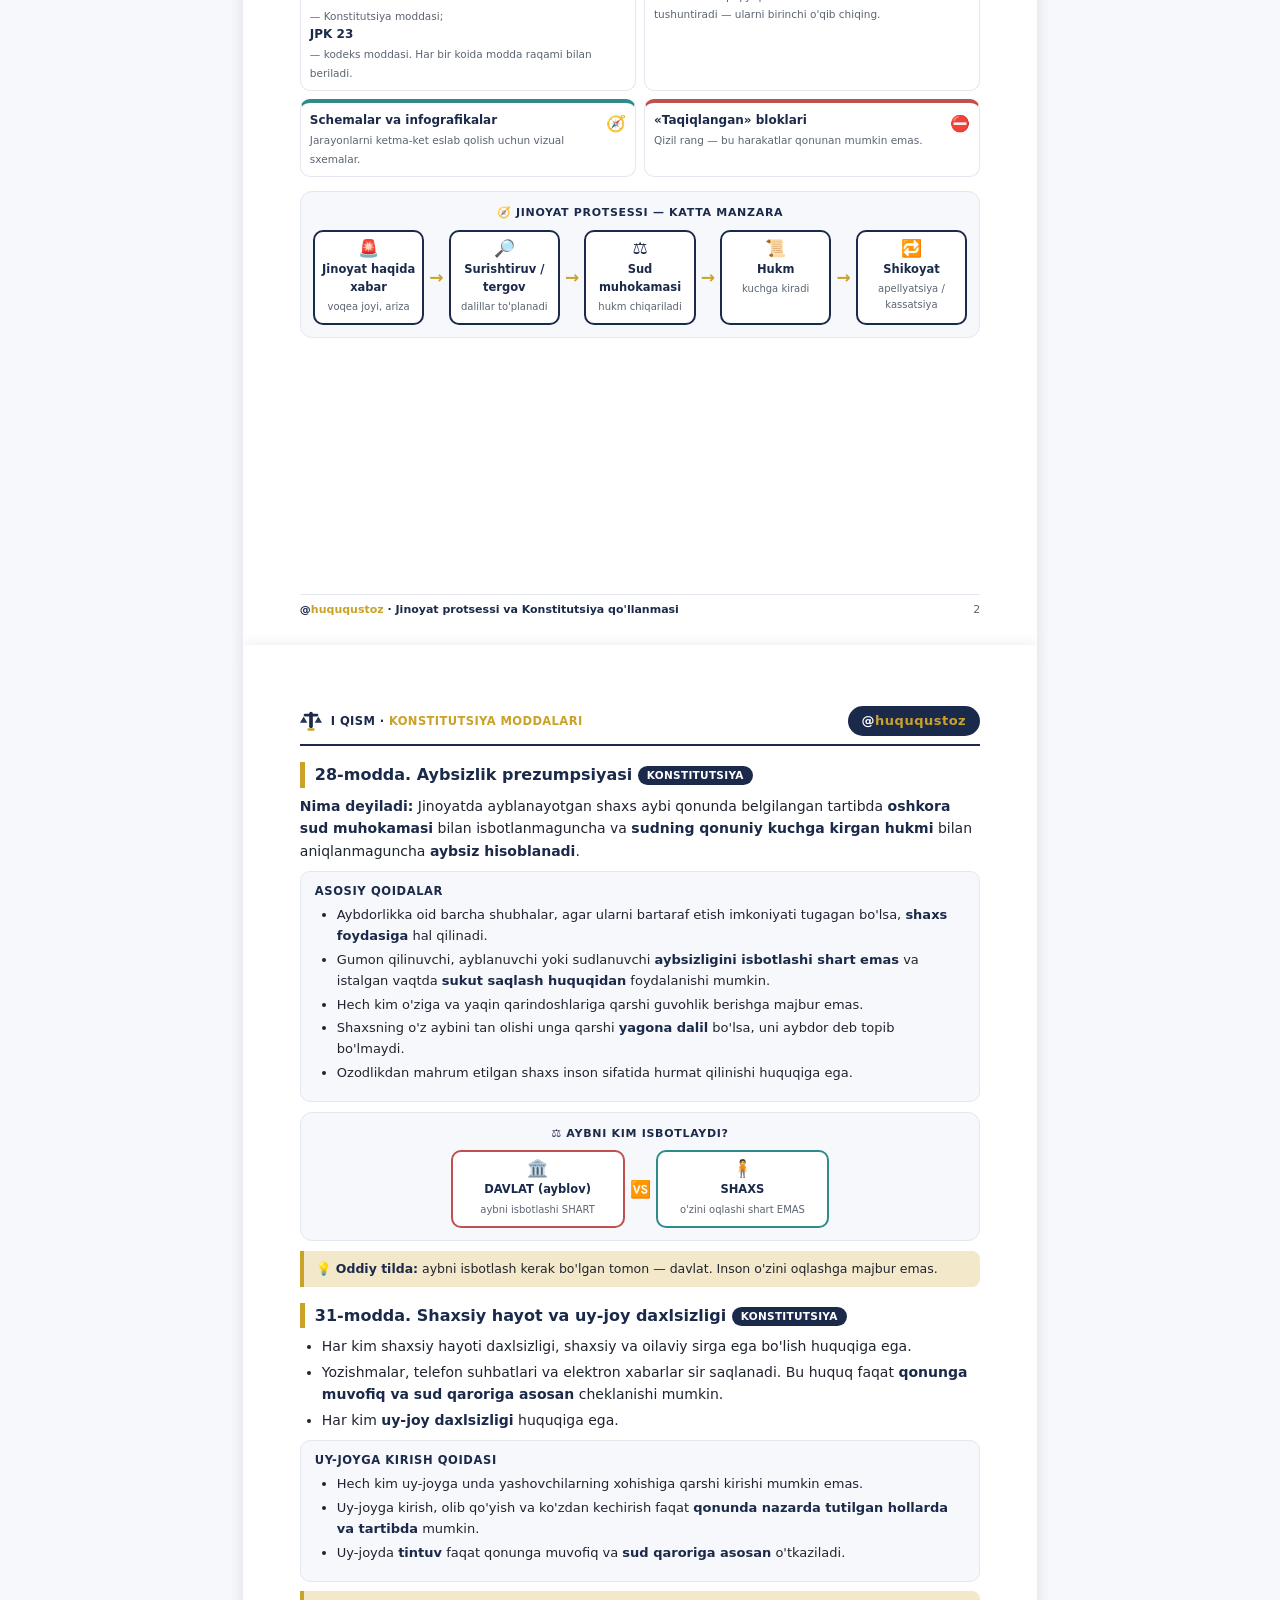
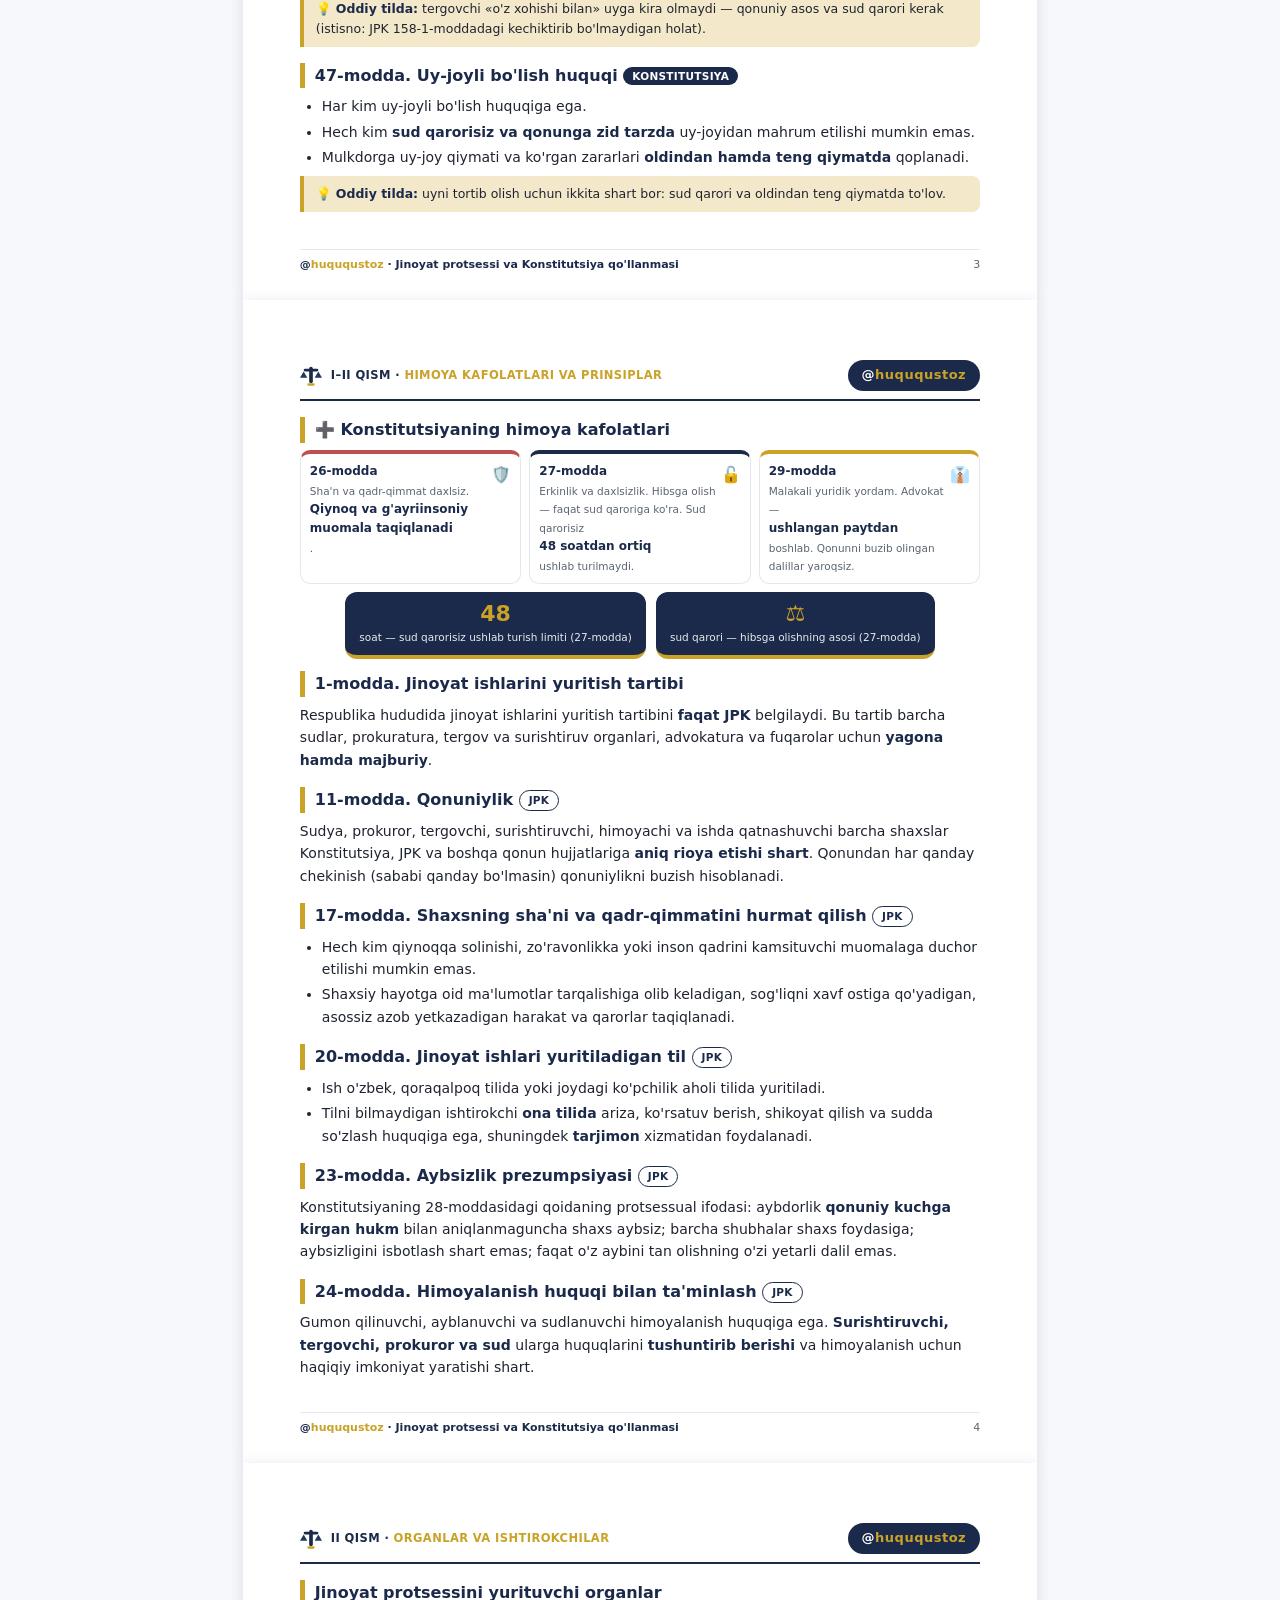
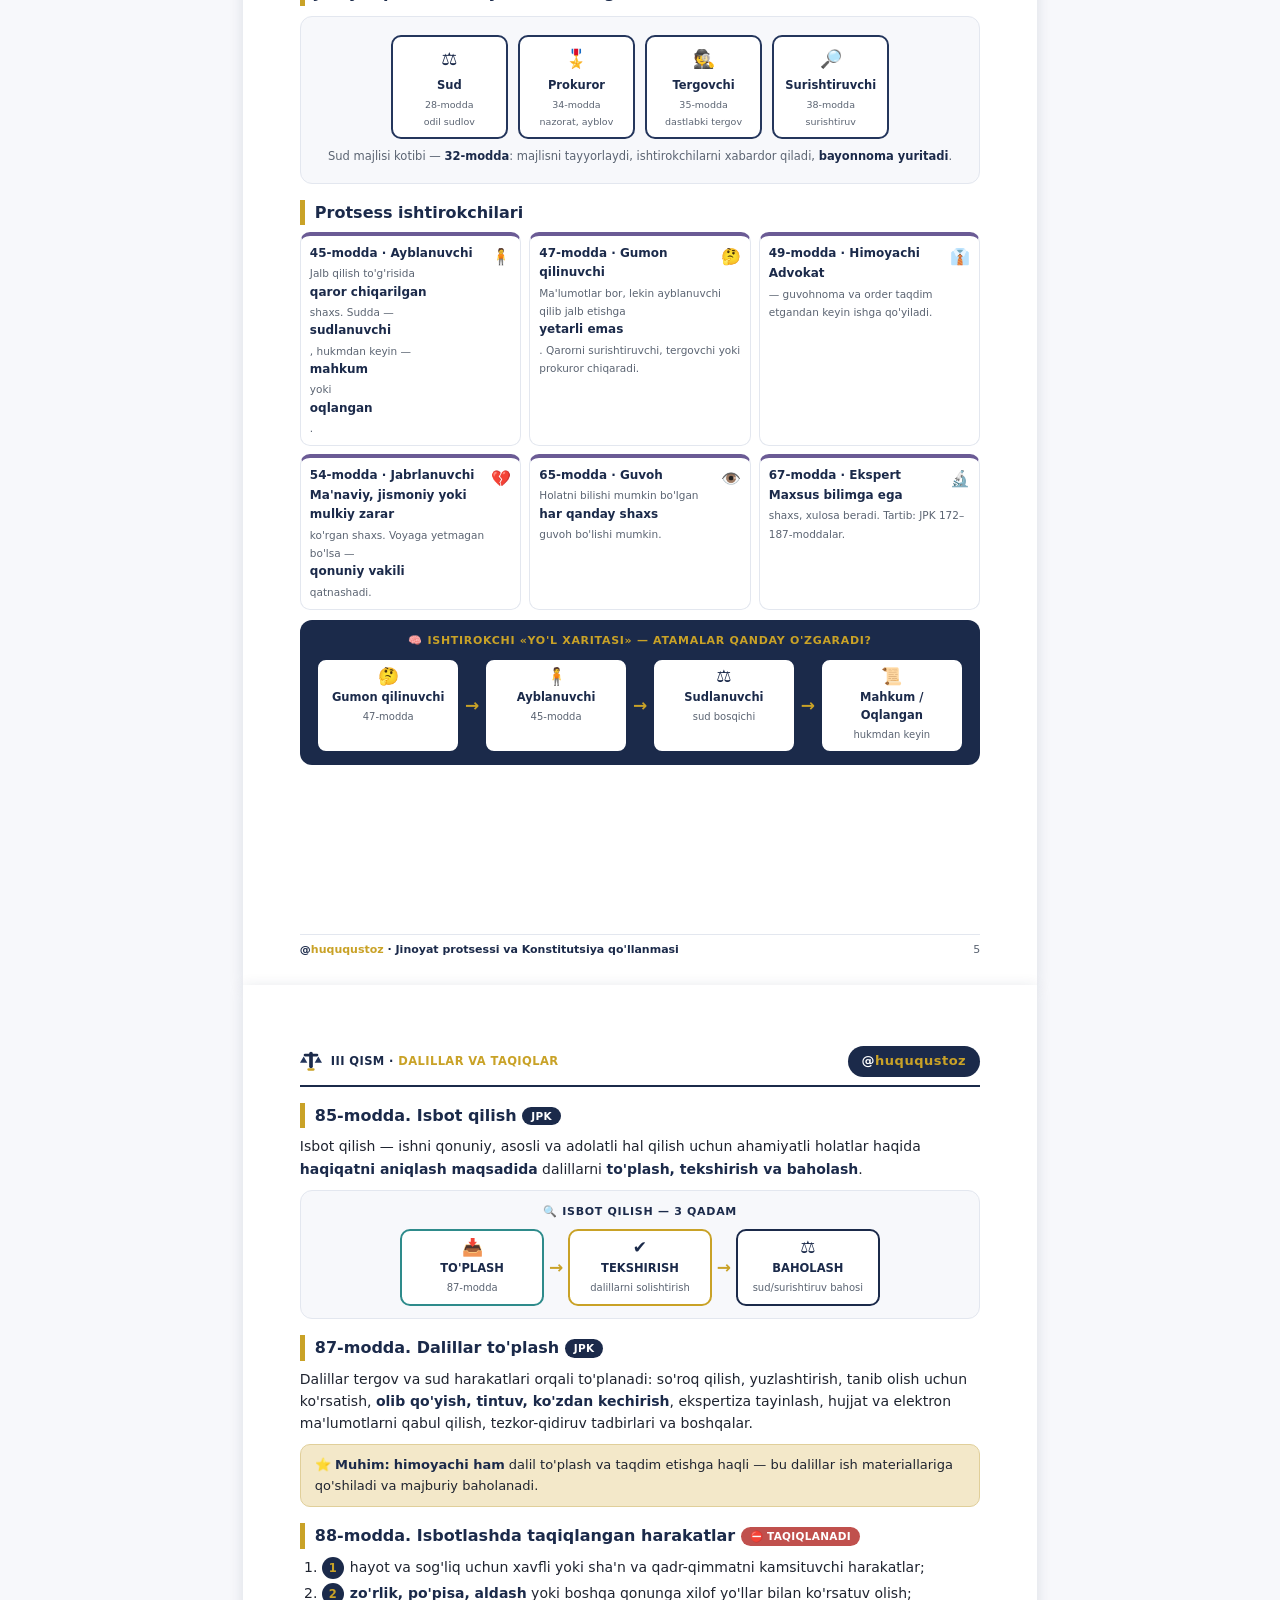
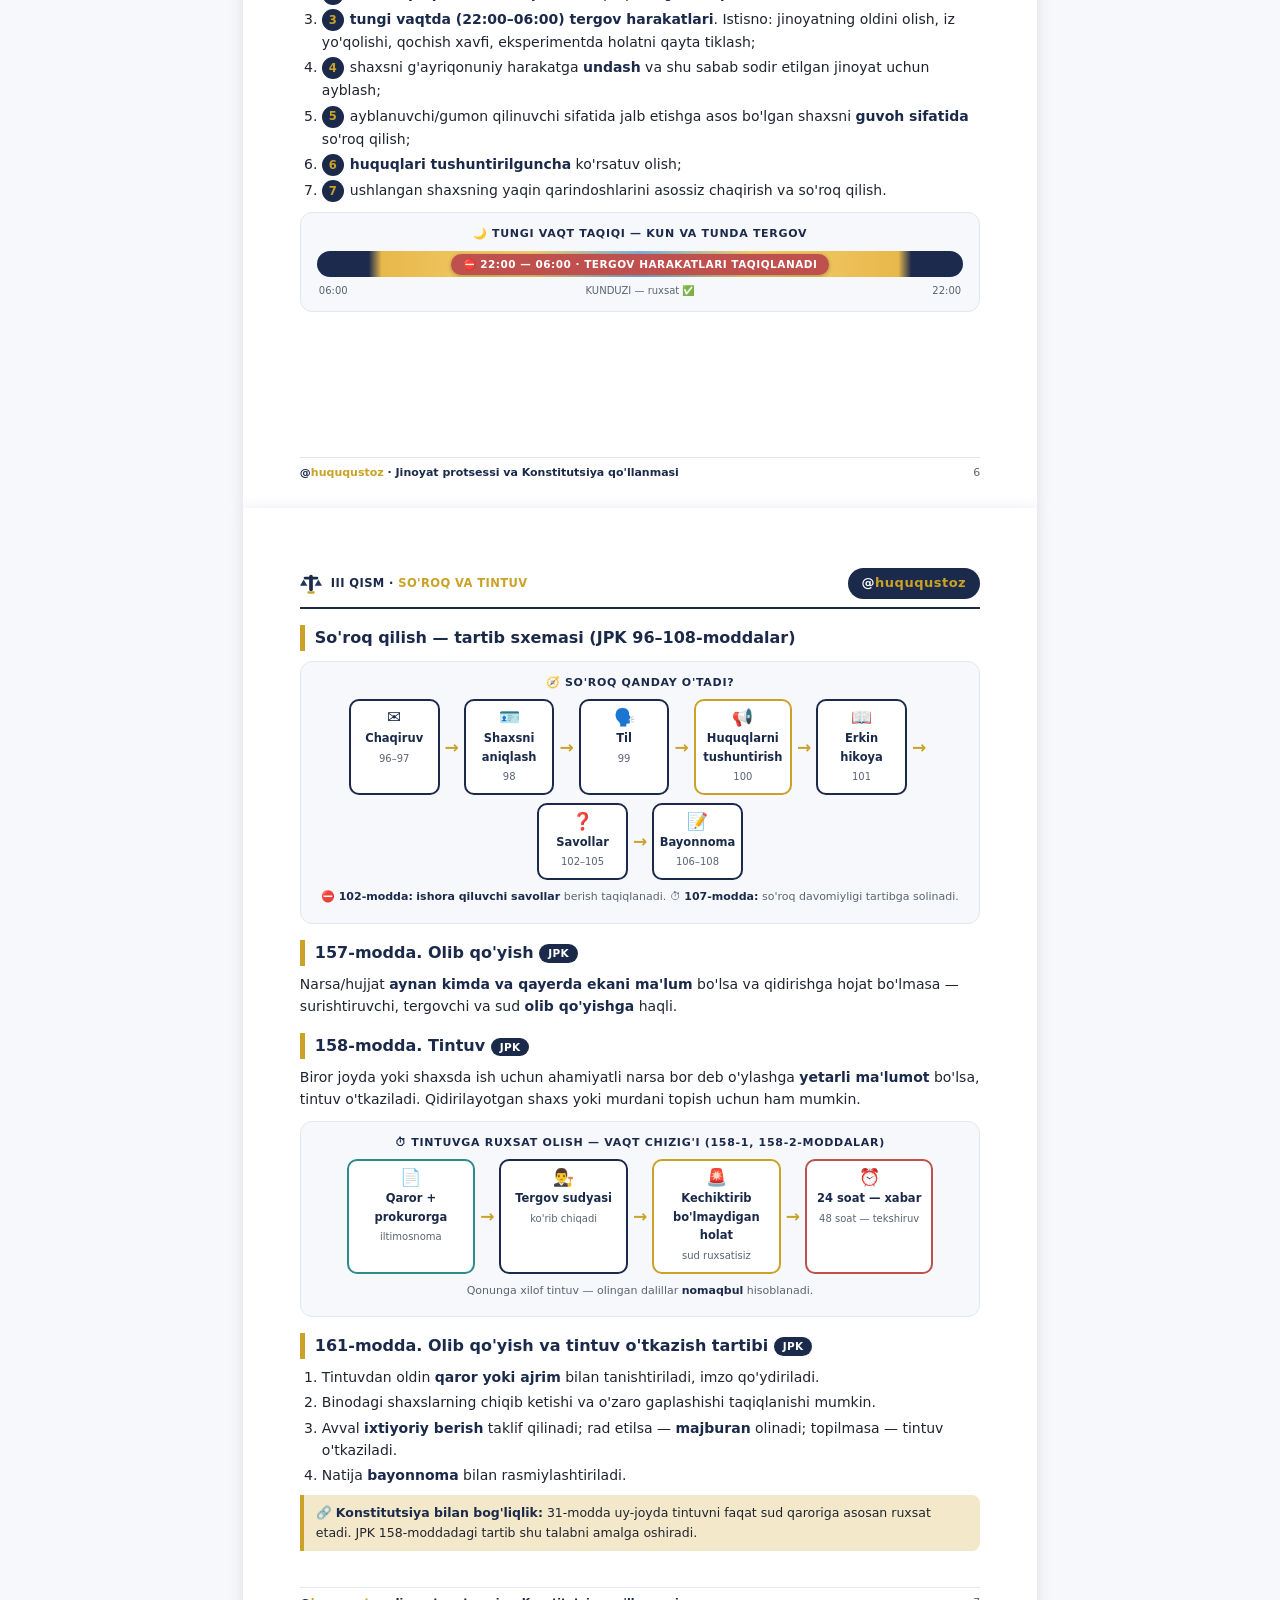
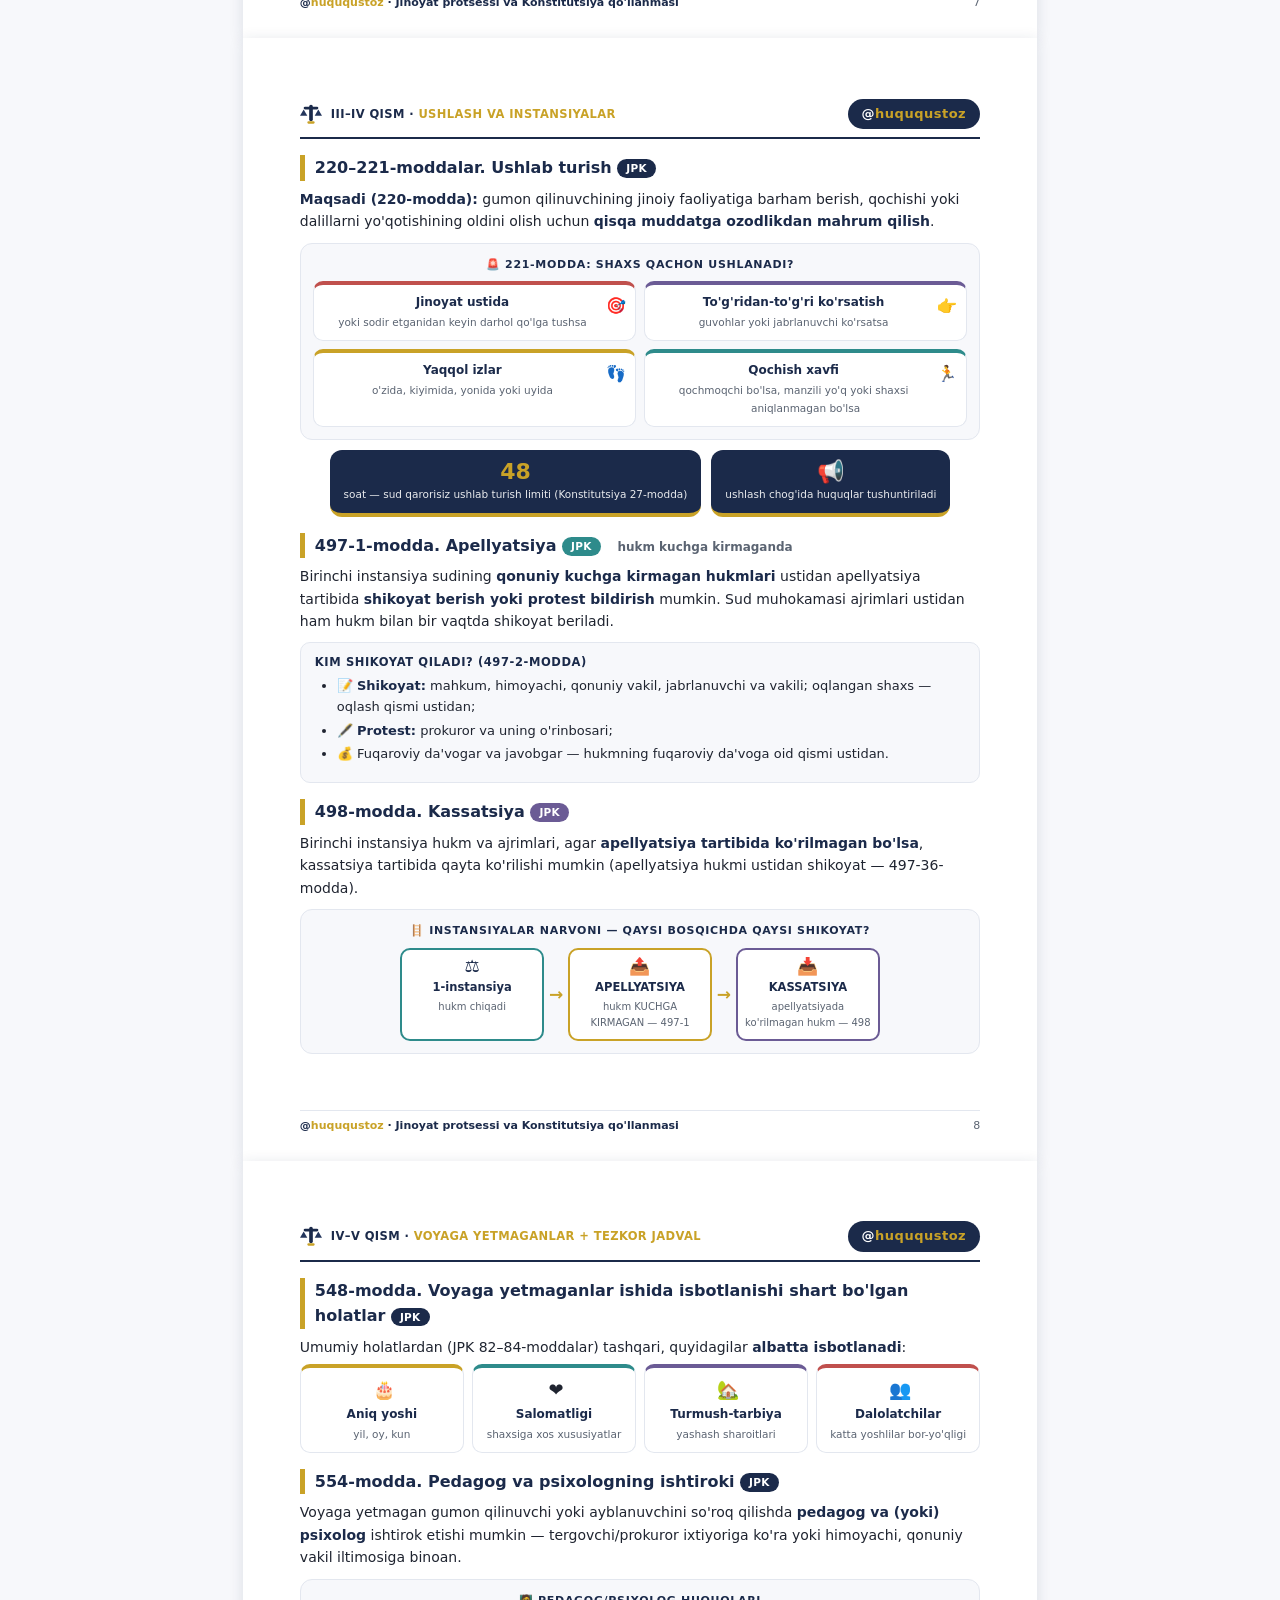
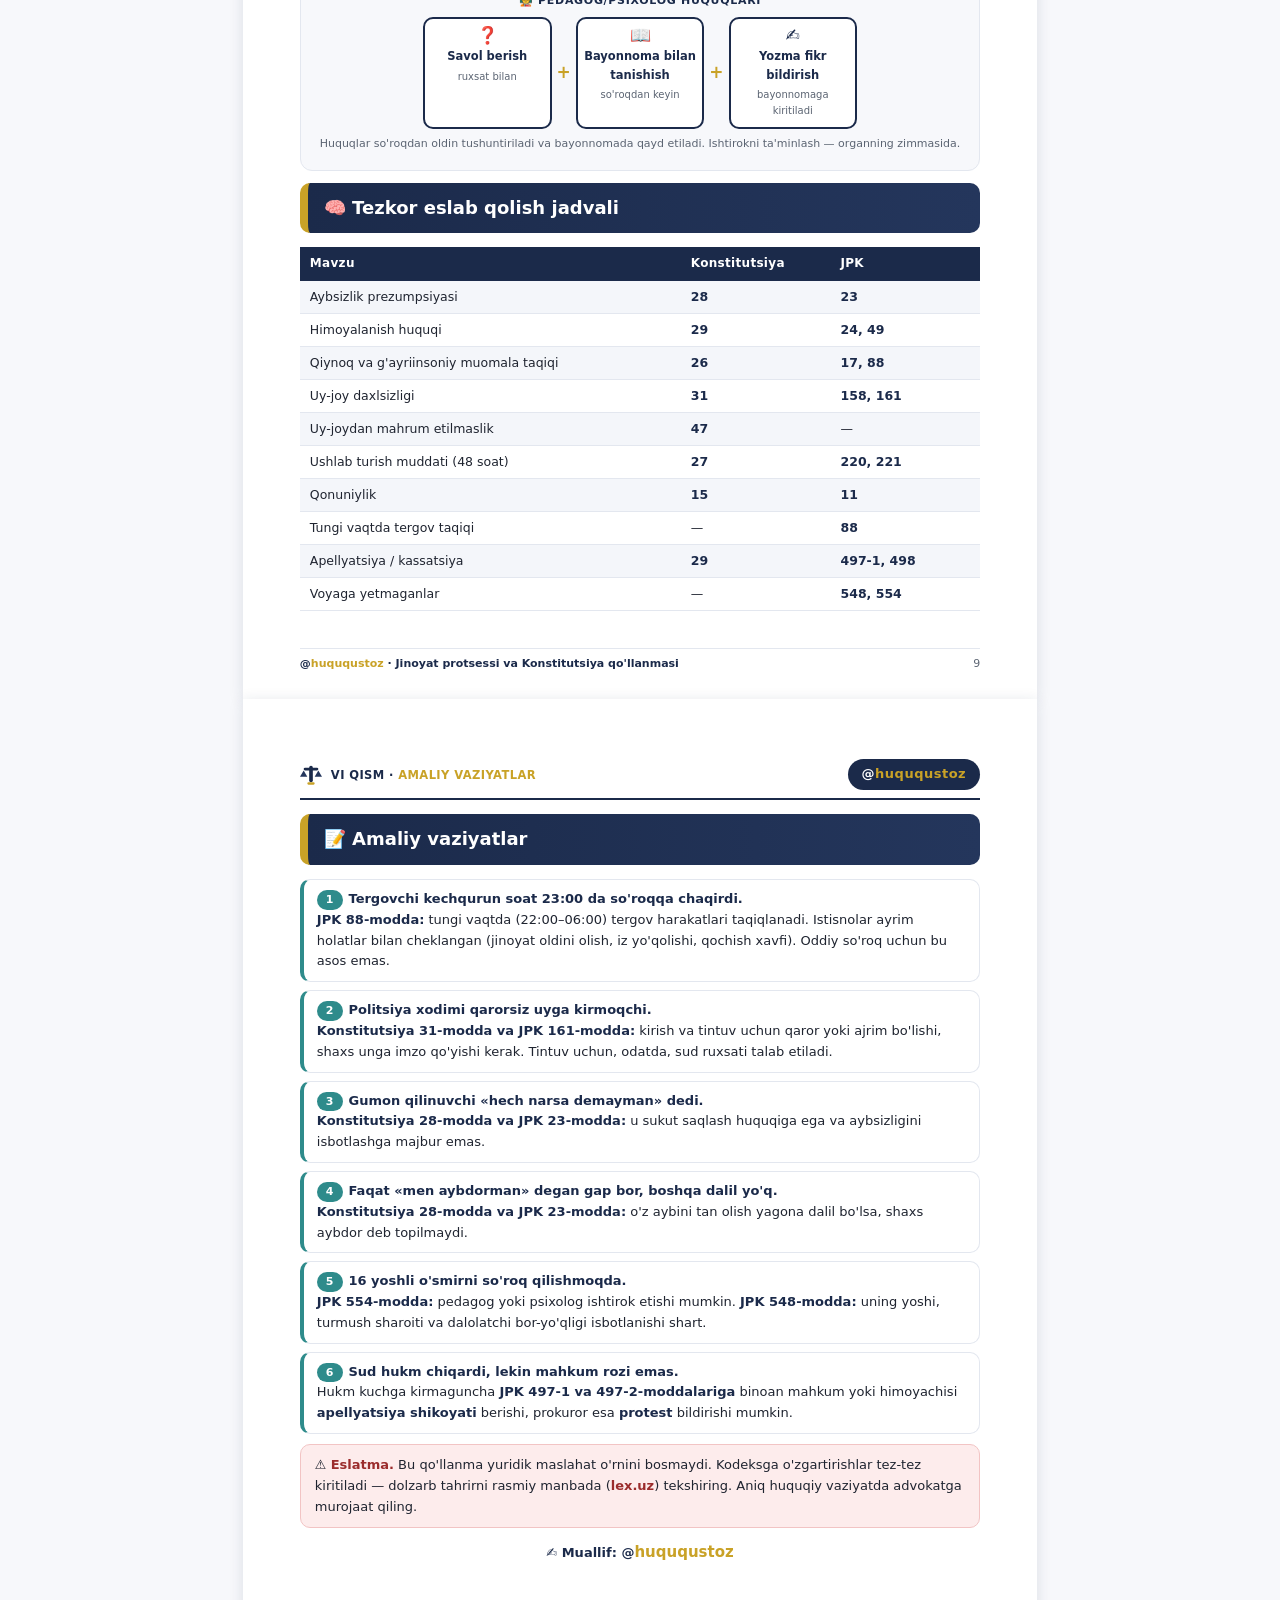
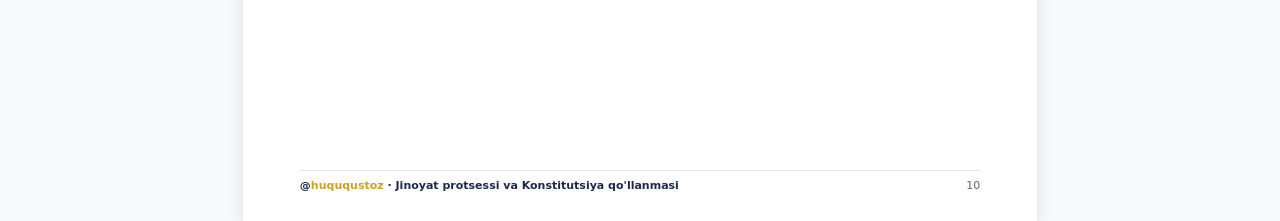
<file: jinoyat-protsessi-va-konstitutsiya-moddalar-bo-yicha-qo-llanma.html>
<!doctype html>
<html lang="uz">
<head>
<meta charset="UTF-8" />
<meta name="viewport" content="width=device-width, initial-scale=1.0" />
<title>Jinoyat protsessi va Konstitutsiya — qo'llanma | @huququstoz</title>
<style>
  @page { size: A4; margin: 0; }
  :root{
    --navy:#1B2A4A; --navy2:#24365C; --gold:#C9A227; --gold-soft:#F3E8C9;
    --ink:#1F2430; --muted:#5B6472; --line:#E3E7EF; --bg:#F7F8FB;
    --red:#C0504D; --teal:#2E8B8B; --purple:#6B5B95;
  }
  *{box-sizing:border-box; margin:0; padding:0;}
  body{
    font-family:"Segoe UI", "Inter", system-ui, -apple-system, sans-serif;
    color:var(--ink); background:var(--bg); line-height:1.6; font-size:14px;
  }
  .page{
    width:210mm; min-height:297mm; margin:0 auto; background:#fff;
    padding:16mm 15mm 21mm 15mm; position:relative; overflow:hidden;
    page-break-after:always; box-shadow:0 2px 14px rgba(27,42,74,.12);
  }
  @media print{
    body{background:#fff;}
    .page{box-shadow:none; margin:0; width:auto; min-height:auto;}
  }

  /* Branding */
  .brandbar{
    display:flex; justify-content:space-between; align-items:center;
    border-bottom:2.5px solid var(--navy); padding-bottom:8px; margin-bottom:14px;
  }
  .brandbar .left{display:flex; align-items:center; gap:9px;}
  .brandbar .btitle{font-weight:800; color:var(--navy); font-size:11.5px; letter-spacing:.4px; text-transform:uppercase;}
  .brandbar .btitle span{color:var(--gold);}
  .brand{
    font-weight:700; color:#fff; background:var(--navy); border-radius:20px;
    padding:5px 14px; font-size:13px; letter-spacing:.5px;
  }
  .brand b{color:var(--gold);}
  .pageno{
    position:absolute; bottom:7mm; left:15mm; right:15mm;
    display:flex; justify-content:space-between; align-items:center;
    font-size:11px; color:var(--muted); border-top:1px solid var(--line); padding-top:6px;
  }
  .pageno .tag{font-weight:700; color:var(--navy);}
  .pageno .tag b{color:var(--gold);}

  /* Cover */
  .cover{display:flex; flex-direction:column; min-height:255mm;}
  .cover-top{text-align:center; padding-top:10mm;}
  .cover .kicker{
    display:inline-block; background:var(--gold-soft); color:#7a621a; font-weight:700;
    padding:6px 18px; border-radius:20px; font-size:13px; letter-spacing:1px; margin-bottom:10mm;
  }
  .cover h1{font-size:38px; line-height:1.18; color:var(--navy); font-weight:900; letter-spacing:-.5px;}
  .cover h1 .gold{color:var(--gold);}
  .cover .sub{font-size:15px; color:var(--muted); margin-top:5mm; max-width:135mm; margin-left:auto; margin-right:auto;}
  .scales{margin:8mm auto 0; display:block;}
  .chips{display:flex; gap:8px; justify-content:center; flex-wrap:wrap; margin-top:9mm;}
  .chips span{
    background:var(--navy); color:#fff; font-size:12px; font-weight:600;
    padding:6px 14px; border-radius:18px; border:1.5px solid var(--gold);
  }
  .chips span i{color:var(--gold); font-style:normal; margin-right:5px;}
  .cover-meta{display:grid; grid-template-columns:1fr 1fr; gap:10px; margin-top:10mm;}
  .cover-meta .card{
    background:var(--bg); border:1px solid var(--line); border-left:4px solid var(--gold);
    border-radius:10px; padding:11px 13px; text-align:left; font-size:12.5px;
  }
  .cover-meta .card b{color:var(--navy); display:block; margin-bottom:2px; font-size:11px; text-transform:uppercase; letter-spacing:.5px;}
  .cover-author{text-align:center; margin-top:11mm;}
  .cover-author .avatar{
    width:54px; height:54px; border-radius:50%; background:var(--navy); color:var(--gold);
    display:inline-flex; align-items:center; justify-content:center; font-size:23px; font-weight:900;
    border:3px solid var(--gold); margin-bottom:7px;
  }
  .cover-author .name{font-size:19px; font-weight:800; color:var(--navy);}
  .cover-author .name b{color:var(--gold);}
  .cover-author .role{font-size:12px; color:var(--muted);}

  /* Typography */
  h2.part{
    background:linear-gradient(90deg, var(--navy), var(--navy2)); color:#fff;
    padding:11px 16px; border-radius:10px; font-size:18px; font-weight:800;
    border-left:8px solid var(--gold); margin:4px 0 14px;
  }
  h3.art{
    color:var(--navy); font-size:16px; font-weight:800; margin:16px 0 7px;
    padding-left:10px; border-left:5px solid var(--gold);
  }
  p{margin:5px 0;}
  ul,ol{margin:5px 0 7px 22px;}
  li{margin:3px 0;}
  b, strong{color:var(--navy);}
  .lead{font-size:13px; color:var(--muted); font-style:italic;}

  .badge{
    display:inline-block; background:var(--navy); color:#fff; font-size:10.5px; font-weight:700;
    padding:1px 9px; border-radius:12px; vertical-align:middle; letter-spacing:.3px;
  }
  .badge.gold{background:var(--gold); color:#1b2431;}
  .badge.teal{background:var(--teal);}
  .badge.red{background:var(--red);}
  .badge.purple{background:var(--purple);}

  .box{
    background:var(--bg); border:1px solid var(--line); border-radius:10px;
    padding:10px 14px; margin:9px 0; font-size:13px;
  }
  .box .boxtitle{font-weight:800; color:var(--navy); font-size:11.5px; text-transform:uppercase; letter-spacing:.6px; margin-bottom:4px;}
  .box.gold{background:var(--gold-soft); border-color:#e0cf9a;}
  .box.gold .boxtitle{color:#7a621a;}
  .box.navy{background:var(--navy); color:#E8ECF5; border:none;}
  .box.navy b{color:#fff;}
  .box.navy .boxtitle{color:var(--gold);}

  table{width:100%; border-collapse:collapse; margin:9px 0; font-size:12.5px;}
  th{background:var(--navy); color:#fff; text-align:left; padding:7px 10px; font-size:12px; letter-spacing:.3px;}
  td{padding:6px 10px; border-bottom:1px solid var(--line); vertical-align:top;}
  tr:nth-child(even) td{background:#F4F6FA;}
  td b{color:var(--navy);}

  .callout{
    border-left:4px solid var(--gold); background:var(--gold-soft);
    padding:8px 12px; border-radius:0 8px 8px 0; margin:8px 0; font-size:12.5px;
  }
  .toc li{margin:7px 0; font-weight:600; color:var(--navy); font-size:14px; list-style:none;}
  .toc li span{color:var(--muted); font-weight:400; font-size:12.5px;}

  .case{
    border:1px solid var(--line); border-radius:10px; padding:9px 13px; margin:8px 0;
    background:#fff; font-size:13px; border-left:4px solid var(--teal);
  }
  .case .cnum{
    display:inline-block; background:var(--teal); color:#fff; font-weight:800; font-size:11px;
    padding:1px 9px; border-radius:10px; margin-right:6px;
  }
  .case b.ct{color:var(--navy);}

  /* ===== Infographic pieces ===== */
  .figure{
    background:var(--bg); border:1px solid var(--line); border-radius:12px;
    padding:12px; margin:10px 0; text-align:center;
  }
  .figure .figtitle{
    font-size:11px; font-weight:800; color:var(--navy); text-transform:uppercase;
    letter-spacing:.7px; margin-bottom:8px;
  }
  .flow{display:flex; align-items:stretch; justify-content:center; gap:0;}
  .flow .step{
    background:#fff; border:2px solid var(--navy); border-radius:10px;
    padding:8px 6px; width:38mm; font-size:11.5px; color:var(--navy); font-weight:700;
    display:flex; flex-direction:column; align-items:center; gap:3px;
  }
  .flow .step .ic{font-size:17px; line-height:1;}
  .flow .step small{font-weight:500; color:var(--muted); font-size:10px;}
  .flow .arrow{
    align-self:center; color:var(--gold); font-size:17px; font-weight:900; padding:0 5px;
  }
  .orgchart{display:flex; justify-content:center; gap:10px; margin-top:6px;}
  .orgchart .org{
    background:#fff; border:2px solid var(--navy2); border-radius:10px; width:31mm;
    padding:8px 5px; font-size:11px; color:var(--navy); text-align:center;
  }
  .orgchart .org .ic{font-size:18px; display:block; margin-bottom:3px;}
  .orgchart .org b{display:block; font-size:11.5px;}
  .orgchart .org small{color:var(--muted); font-size:9.5px; display:block; margin-top:2px;}
  .statrow{display:flex; gap:10px; justify-content:center; margin:8px 0;}
  .stat{
    background:var(--navy); color:#fff; border-radius:12px; padding:10px 14px; text-align:center;
    border-bottom:4px solid var(--gold); min-width:38mm;
  }
  .stat .num{font-size:22px; font-weight:900; color:var(--gold); line-height:1.1;}
  .stat .lbl{font-size:10.5px; opacity:.9; margin-top:2px;}
  .daynight{
    position:relative; height:26px; border-radius:14px; overflow:hidden;
    background:linear-gradient(90deg,#1c2b4d 0%,#1c2b4d 8%, #e8b84b 10%, #f4d06f 33%, #7fb3e0 50%, #f4d06f 67%, #e8b84b 90%, #1c2b4d 92%,#1c2b4d 100%);
    margin:6px 4px;
  }
  .daynight .forbid{
    position:absolute; top:-2px; left:9%; right:9%; height:32px;
    display:flex; align-items:center; justify-content:center;
  }
  .daynight .forbid span{
    background:var(--red); color:#fff; font-size:10.5px; font-weight:800; padding:2px 12px;
    border-radius:12px; letter-spacing:.5px; box-shadow:0 1px 4px rgba(0,0,0,.3);
  }
  .dnlabels{display:flex; justify-content:space-between; font-size:10px; color:var(--muted); margin:2px 6px 0;}
  .roles{display:grid; grid-template-columns:repeat(3,1fr); gap:8px; margin-top:6px;}
  .roles .role{
    background:#fff; border:1.5px solid var(--line); border-top:4px solid var(--purple);
    border-radius:10px; padding:8px 9px; font-size:11.5px;
  }
  .roles .role b{display:block; font-size:12px; margin-bottom:1px;}
  .roles .role small{color:var(--muted); font-size:10.5px;}
  .roles .role .ic{float:right; font-size:16px; margin-left:4px;}
  .warn{
    background:#FDECEC; border:1px solid #F2C4C4; border-radius:10px; padding:10px 14px; margin:10px 0; font-size:13px;
  }
  .warn b{color:#9B2C2C;}
  footer.doc{text-align:center; margin-top:12px; font-size:13px; color:var(--navy); font-weight:700;}
  footer.doc b{color:var(--gold); font-size:15px;}
  .bignum{
    display:inline-flex; align-items:center; justify-content:center;
    width:22px; height:22px; border-radius:50%; background:var(--navy); color:var(--gold);
    font-size:11.5px; font-weight:900; margin-right:6px; flex:none;
  }
  li .bignum{vertical-align:middle;}
</style>
</head>
<body>

<!-- ============ PAGE 1: COVER ============ -->
<div class="page">
  <div class="cover">
    <div class="cover-top">
      <div class="kicker">INFOGRAFIK QO'LLANMA · HUQUQ ASOSLARI</div>
      <h1>Jinoyat protsessi va <span class="gold">Konstitutsiya</span><br>moddalar bo'yicha qo'llanma</h1>
      <p class="sub">8-, 9- va 11-sinf darsliklaridagi mavzularga asos bo'lgan moddalar — oddiy tilda, sxema va infografikalar bilan</p>
      <svg class="scales" width="110" height="96" viewBox="0 0 110 96" fill="none">
        <rect x="52" y="8" width="6" height="66" rx="3" fill="#1B2A4A"/>
        <rect x="26" y="8" width="58" height="6" rx="3" fill="#1B2A4A"/>
        <circle cx="55" cy="8" r="6" fill="#C9A227"/>
        <path d="M10 20 L26 56 H-6 Z" transform="translate(12,0)" fill="#24365C"/>
        <path d="M94 20 L110 56 H78 Z" fill="#24365C"/>
        <rect x="30" y="78" width="50" height="6" rx="3" fill="#1B2A4A"/>
        <rect x="38" y="72" width="34" height="4" rx="2" fill="#C9A227"/>
      </svg>
      <div class="chips">
        <span><i>⚖️</i>30+ modda</span>
        <span><i>🧠</i>Eslab qolish sxemalari</span>
        <span><i>📝</i>6 amaliy vaziyat</span>
        <span><i>📊</i>Infografikalar</span>
      </div>
    </div>
    <div>
      <div class="cover-meta">
        <div class="card"><b>Manba</b>Konstitutsiya (2023-yil 30-aprel tahriri) va JPK — 2026-yilgacha kiritilgan o'zgartirishlar bilan</div>
        <div class="card"><b>Maqsad</b>Darslik mavzulariga asos bo'lgan moddalarni oddiy tilda tushuntirish</div>
        <div class="card"><b>Auditoriya</b>Abituriyentlar hamda 8-, 9- va 11-sinf o'quvchilari</div>
        <div class="card"><b>Rasmiy manba</b>Dolzarb tahrirni <b>lex.uz</b> saytida ham tekshirib turing</div>
      </div>
      <div class="cover-author">
        <div class="avatar">H</div>
        <div class="name">@<b>huququstoz</b></div>
        <div class="role">Muallif · Huquqiy ta'lim kontenti</div>
      </div>
    </div>
  </div>
  <div class="pageno"><span class="tag">@<b>huququstoz</b> · Jinoyat protsessi va Konstitutsiya qo'llanmasi</span><span>1</span></div>
</div>

<!-- ============ PAGE 2: TOC + HOW TO READ ============ -->
<div class="page">
  <div class="brandbar">
    <div class="left">
      <svg width="22" height="22" viewBox="0 0 24 24" fill="none"><rect x="10" y="2" width="4" height="18" rx="2" fill="#1B2A4A"/><rect x="4" y="4" width="16" height="3" rx="1.5" fill="#1B2A4A"/><path d="M4 7 L8 14 H0 Z" fill="#24365C"/><path d="M20 7 L24 14 H16 Z" fill="#24365C"/><rect x="8" y="20" width="8" height="2.5" rx="1.25" fill="#C9A227"/></svg>
      <div class="btitle">QO'LLANMA · <span>MUNDARIJA</span></div>
    </div>
    <div class="brand">@<b>huququstoz</b></div>
  </div>

  <h2 class="part">📑 Mundarija</h2>
  <ul class="toc">
    <li><span class="badge gold">I</span> &nbsp;Konstitutsiya moddalari <span>— 26, 27, 28, 29, 31, 47-moddalar</span></li>
    <li><span class="badge gold">II</span> &nbsp;JPK: prinsiplar, organlar va ishtirokchilar <span>— 1, 11, 17, 20, 23, 24, 28–67</span></li>
    <li><span class="badge gold">III</span> &nbsp;Dalillar va tergov harakatlari <span>— 85–88, 96–108, 157–161, 220–221</span></li>
    <li><span class="badge gold">IV</span> &nbsp;Apellyatsiya, kassatsiya va voyaga yetmaganlar <span>— 497-1, 498, 548, 554</span></li>
    <li><span class="badge gold">V</span> &nbsp;🧠 Tezkor eslab qolish jadvali</li>
    <li><span class="badge gold">VI</span> &nbsp;📝 Amaliy vaziyatlar — 6 ta kazus</li>
  </ul>

  <h2 class="part" style="margin-top:14px">🔎 Qo'llanmani qanday o'qish kerak?</h2>
  <div class="roles" style="grid-template-columns:repeat(2,1fr);">
    <div class="role" style="border-top-color:var(--navy);"><span class="ic">📌</span><b>Modda belgilari</b><small><b>28-modda</b> — Konstitutsiya moddasi; <b>JPK 23</b> — kodeks moddasi. Har bir koida modda raqami bilan beriladi.</small></div>
    <div class="role" style="border-top-color:var(--gold);"><span class="ic">💡</span><b>«Oddiy tilda» bloklari</b><small>Murakkab huquqiy qoidalarni kundalik tilda tushuntiradi — ularni birinchi o'qib chiqing.</small></div>
    <div class="role" style="border-top-color:var(--teal);"><span class="ic">🧭</span><b>Schemalar va infografikalar</b><small>Jarayonlarni ketma-ket eslab qolish uchun vizual sxemalar.</small></div>
    <div class="role" style="border-top-color:var(--red);"><span class="ic">⛔</span><b>«Taqiqlangan» bloklari</b><small>Qizil rang — bu harakatlar qonunan mumkin emas.</small></div>
  </div>

  <div class="figure" style="margin-top:14px;">
    <div class="figtitle">🧭 Jinoyat protsessi — katta manzara</div>
    <div class="flow">
      <div class="step"><span class="ic">🚨</span>Jinoyat haqida xabar<small>voqea joyi, ariza</small></div>
      <div class="arrow">→</div>
      <div class="step"><span class="ic">🔎</span>Surishtiruv / tergov<small>dalillar to'planadi</small></div>
      <div class="arrow">→</div>
      <div class="step"><span class="ic">⚖️</span>Sud muhokamasi<small>hukm chiqariladi</small></div>
      <div class="arrow">→</div>
      <div class="step"><span class="ic">📜</span>Hukm<small>kuchga kiradi</small></div>
      <div class="arrow">→</div>
      <div class="step"><span class="ic">🔁</span>Shikoyat<small>apellyatsiya / kassatsiya</small></div>
    </div>
  </div>
  <div class="pageno"><span class="tag">@<b>huququstoz</b> · Jinoyat protsessi va Konstitutsiya qo'llanmasi</span><span>2</span></div>
</div>

<!-- ============ PAGE 3: PART I — KONSTITUTSIYA ============ -->
<div class="page">
  <div class="brandbar">
    <div class="left">
      <svg width="22" height="22" viewBox="0 0 24 24" fill="none"><rect x="10" y="2" width="4" height="18" rx="2" fill="#1B2A4A"/><rect x="4" y="4" width="16" height="3" rx="1.5" fill="#1B2A4A"/><path d="M4 7 L8 14 H0 Z" fill="#24365C"/><path d="M20 7 L24 14 H16 Z" fill="#24365C"/><rect x="8" y="20" width="8" height="2.5" rx="1.25" fill="#C9A227"/></svg>
      <div class="btitle">I QISM · <span>KONSTITUTSIYA MODDALARI</span></div>
    </div>
    <div class="brand">@<b>huququstoz</b></div>
  </div>

  <h3 class="art">28-modda. Aybsizlik prezumpsiyasi <span class="badge">KONSTITUTSIYA</span></h3>
  <p><b>Nima deyiladi:</b> Jinoyatda ayblanayotgan shaxs aybi qonunda belgilangan tartibda <b>oshkora sud muhokamasi</b> bilan isbotlanmaguncha va <b>sudning qonuniy kuchga kirgan hukmi</b> bilan aniqlanmaguncha <b>aybsiz hisoblanadi</b>.</p>
  <div class="box"><div class="boxtitle">Asosiy qoidalar</div>
    <ul>
      <li>Aybdorlikka oid barcha shubhalar, agar ularni bartaraf etish imkoniyati tugagan bo'lsa, <b>shaxs foydasiga</b> hal qilinadi.</li>
      <li>Gumon qilinuvchi, ayblanuvchi yoki sudlanuvchi <b>aybsizligini isbotlashi shart emas</b> va istalgan vaqtda <b>sukut saqlash huquqidan</b> foydalanishi mumkin.</li>
      <li>Hech kim o'ziga va yaqin qarindoshlariga qarshi guvohlik berishga majbur emas.</li>
      <li>Shaxsning o'z aybini tan olishi unga qarshi <b>yagona dalil</b> bo'lsa, uni aybdor deb topib bo'lmaydi.</li>
      <li>Ozodlikdan mahrum etilgan shaxs inson sifatida hurmat qilinishi huquqiga ega.</li>
    </ul>
  </div>
  <div class="figure">
    <div class="figtitle">⚖️ Aybni kim isbotlaydi?</div>
    <div class="flow">
      <div class="step" style="border-color:var(--red); width:46mm;"><span class="ic">🏛️</span>DAVLAT (ayblov)<small>aybni isbotlashi SHART</small></div>
      <div class="arrow">🆚</div>
      <div class="step" style="border-color:var(--teal); width:46mm;"><span class="ic">🧍</span>SHAXS<small>o'zini oqlashi shart EMAS</small></div>
    </div>
  </div>
  <div class="callout">💡 <b>Oddiy tilda:</b> aybni isbotlash kerak bo'lgan tomon — davlat. Inson o'zini oqlashga majbur emas.</div>

  <h3 class="art">31-modda. Shaxsiy hayot va uy-joy daxlsizligi <span class="badge">KONSTITUTSIYA</span></h3>
  <ul>
    <li>Har kim shaxsiy hayoti daxlsizligi, shaxsiy va oilaviy sirga ega bo'lish huquqiga ega.</li>
    <li>Yozishmalar, telefon suhbatlari va elektron xabarlar sir saqlanadi. Bu huquq faqat <b>qonunga muvofiq va sud qaroriga asosan</b> cheklanishi mumkin.</li>
    <li>Har kim <b>uy-joy daxlsizligi</b> huquqiga ega.</li>
  </ul>
  <div class="box"><div class="boxtitle">Uy-joyga kirish qoidasi</div>
    <ul>
      <li>Hech kim uy-joyga unda yashovchilarning xohishiga qarshi kirishi mumkin emas.</li>
      <li>Uy-joyga kirish, olib qo'yish va ko'zdan kechirish faqat <b>qonunda nazarda tutilgan hollarda va tartibda</b> mumkin.</li>
      <li>Uy-joyda <b>tintuv</b> faqat qonunga muvofiq va <b>sud qaroriga asosan</b> o'tkaziladi.</li>
    </ul>
  </div>
  <div class="callout">💡 <b>Oddiy tilda:</b> tergovchi «o'z xohishi bilan» uyga kira olmaydi — qonuniy asos va sud qarori kerak (istisno: JPK 158-1-moddadagi kechiktirib bo'lmaydigan holat).</div>

  <h3 class="art">47-modda. Uy-joyli bo'lish huquqi <span class="badge">KONSTITUTSIYA</span></h3>
  <ul>
    <li>Har kim uy-joyli bo'lish huquqiga ega.</li>
    <li>Hech kim <b>sud qarorisiz va qonunga zid tarzda</b> uy-joyidan mahrum etilishi mumkin emas.</li>
    <li>Mulkdorga uy-joy qiymati va ko'rgan zararlari <b>oldindan hamda teng qiymatda</b> qoplanadi.</li>
  </ul>
  <div class="callout">💡 <b>Oddiy tilda:</b> uyni tortib olish uchun ikkita shart bor: sud qarori va oldindan teng qiymatda to'lov.</div>
  <div class="pageno"><span class="tag">@<b>huququstoz</b> · Jinoyat protsessi va Konstitutsiya qo'llanmasi</span><span>3</span></div>
</div>

<!-- ============ PAGE 4: BOG'LIQ MODDALAR + II PRINSIPLAR ============ -->
<div class="page">
  <div class="brandbar">
    <div class="left">
      <svg width="22" height="22" viewBox="0 0 24 24" fill="none"><rect x="10" y="2" width="4" height="18" rx="2" fill="#1B2A4A"/><rect x="4" y="4" width="16" height="3" rx="1.5" fill="#1B2A4A"/><path d="M4 7 L8 14 H0 Z" fill="#24365C"/><path d="M20 7 L24 14 H16 Z" fill="#24365C"/><rect x="8" y="20" width="8" height="2.5" rx="1.25" fill="#C9A227"/></svg>
      <div class="btitle">I–II QISM · <span>HIMoya KAFOLATLARI VA PRINSIPLAR</span></div>
    </div>
    <div class="brand">@<b>huququstoz</b></div>
  </div>

  <h3 class="art">➕ Konstitutsiyaning himoya kafolatlari</h3>
  <div class="roles" style="grid-template-columns:repeat(3,1fr);">
    <div class="role" style="border-top-color:var(--red);"><span class="ic">🛡️</span><b>26-modda</b><small>Sha'n va qadr-qimmat daxlsiz. <b>Qiynoq va g'ayriinsoniy muomala taqiqlanadi</b>.</small></div>
    <div class="role" style="border-top-color:var(--navy);"><span class="ic">🔓</span><b>27-modda</b><small>Erkinlik va daxlsizlik. Hibsga olish — faqat sud qaroriga ko'ra. Sud qarorisiz <b>48 soatdan ortiq</b> ushlab turilmaydi.</small></div>
    <div class="role" style="border-top-color:var(--gold);"><span class="ic">👔</span><b>29-modda</b><small>Malakali yuridik yordam. Advokat — <b>ushlangan paytdan</b> boshlab. Qonunni buzib olingan dalillar yaroqsiz.</small></div>
  </div>

  <div class="statrow">
    <div class="stat"><div class="num">48</div><div class="lbl">soat — sud qarorisiz ushlab turish limiti (27-modda)</div></div>
    <div class="stat"><div class="num">⚖️</div><div class="lbl">sud qarori — hibsga olishning asosi (27-modda)</div></div>
  </div>

  <h3 class="art" style="margin-top:12px">1-modda. Jinoyat ishlarini yuritish tartibi <span class="badge outline" style="background:#fff;">JPK</span></h3>
  <p>Respublika hududida jinoyat ishlarini yuritish tartibini <b>faqat JPK</b> belgilaydi. Bu tartib barcha sudlar, prokuratura, tergov va surishtiruv organlari, advokatura va fuqarolar uchun <b>yagona hamda majburiy</b>.</p>

  <h3 class="art">11-modda. Qonuniylik <span class="badge" style="background:#fff; color:var(--navy); border:1.5px solid var(--navy);">JPK</span></h3>
  <p>Sudya, prokuror, tergovchi, surishtiruvchi, himoyachi va ishda qatnashuvchi barcha shaxslar Konstitutsiya, JPK va boshqa qonun hujjatlariga <b>aniq rioya etishi shart</b>. Qonundan har qanday chekinish (sababi qanday bo'lmasin) qonuniylikni buzish hisoblanadi.</p>

  <h3 class="art">17-modda. Shaxsning sha'ni va qadr-qimmatini hurmat qilish <span class="badge" style="background:#fff; color:var(--navy); border:1.5px solid var(--navy);">JPK</span></h3>
  <ul>
    <li>Hech kim qiynoqqa solinishi, zo'ravonlikka yoki inson qadrini kamsituvchi muomalaga duchor etilishi mumkin emas.</li>
    <li>Shaxsiy hayotga oid ma'lumotlar tarqalishiga olib keladigan, sog'liqni xavf ostiga qo'yadigan, asossiz azob yetkazadigan harakat va qarorlar taqiqlanadi.</li>
  </ul>

  <h3 class="art">20-modda. Jinoyat ishlari yuritiladigan til <span class="badge" style="background:#fff; color:var(--navy); border:1.5px solid var(--navy);">JPK</span></h3>
  <ul>
    <li>Ish o'zbek, qoraqalpoq tilida yoki joydagi ko'pchilik aholi tilida yuritiladi.</li>
    <li>Tilni bilmaydigan ishtirokchi <b>ona tilida</b> ariza, ko'rsatuv berish, shikoyat qilish va sudda so'zlash huquqiga ega, shuningdek <b>tarjimon</b> xizmatidan foydalanadi.</li>
  </ul>

  <h3 class="art">23-modda. Aybsizlik prezumpsiyasi <span class="badge" style="background:#fff; color:var(--navy); border:1.5px solid var(--navy);">JPK</span></h3>
  <p>Konstitutsiyaning 28-moddasidagi qoidaning protsessual ifodasi: aybdorlik <b>qonuniy kuchga kirgan hukm</b> bilan aniqlanmaguncha shaxs aybsiz; barcha shubhalar shaxs foydasiga; aybsizligini isbotlash shart emas; faqat o'z aybini tan olishning o'zi yetarli dalil emas.</p>

  <h3 class="art">24-modda. Himoyalanish huquqi bilan ta'minlash <span class="badge" style="background:#fff; color:var(--navy); border:1.5px solid var(--navy);">JPK</span></h3>
  <p>Gumon qilinuvchi, ayblanuvchi va sudlanuvchi himoyalanish huquqiga ega. <b>Surishtiruvchi, tergovchi, prokuror va sud</b> ularga huquqlarini <b>tushuntirib berishi</b> va himoyalanish uchun haqiqiy imkoniyat yaratishi shart.</p>
  <div class="pageno"><span class="tag">@<b>huququstoz</b> · Jinoyat protsessi va Konstitutsiya qo'llanmasi</span><span>4</span></div>
</div>

<!-- ============ PAGE 5: ORGANLAR + ISHTIROKCHILAR ============ -->
<div class="page">
  <div class="brandbar">
    <div class="left">
      <svg width="22" height="22" viewBox="0 0 24 24" fill="none"><rect x="10" y="2" width="4" height="18" rx="2" fill="#1B2A4A"/><rect x="4" y="4" width="16" height="3" rx="1.5" fill="#1B2A4A"/><path d="M4 7 L8 14 H0 Z" fill="#24365C"/><path d="M20 7 L24 14 H16 Z" fill="#24365C"/><rect x="8" y="20" width="8" height="2.5" rx="1.25" fill="#C9A227"/></svg>
      <div class="btitle">II QISM · <span>ORGANLAR VA ISHTIROKCHILAR</span></div>
    </div>
    <div class="brand">@<b>huququstoz</b></div>
  </div>

  <h3 class="art">Jinoyat protsessini yurituvchi organlar</h3>
  <div class="figure">
    <div class="orgchart">
      <div class="org"><span class="ic">⚖️</span><b>Sud</b><small>28-modda</small><small>odil sudlov</small></div>
      <div class="org"><span class="ic">🎖️</span><b>Prokuror</b><small>34-modda</small><small>nazorat, ayblov</small></div>
      <div class="org"><span class="ic">🕵️</span><b>Tergovchi</b><small>35-modda</small><small>dastlabki tergov</small></div>
      <div class="org"><span class="ic">🔎</span><b>Surishtiruvchi</b><small>38-modda</small><small>surishtiruv</small></div>
    </div>
    <p style="font-size:11.5px; color:var(--muted); margin-top:8px;">Sud majlisi kotibi — <b>32-modda</b>: majlisni tayyorlaydi, ishtirokchilarni xabardor qiladi, <b>bayonnoma yuritadi</b>.</p>
  </div>

  <h3 class="art">Protsess ishtirokchilari</h3>
  <div class="roles">
    <div class="role"><span class="ic">🧍</span><b>45-modda · Ayblanuvchi</b><small>Jalb qilish to'g'risida <b>qaror chiqarilgan</b> shaxs. Sudda — <b>sudlanuvchi</b>, hukmdan keyin — <b>mahkum</b> yoki <b>oqlangan</b>.</small></div>
    <div class="role"><span class="ic">🤔</span><b>47-modda · Gumon qilinuvchi</b><small>Ma'lumotlar bor, lekin ayblanuvchi qilib jalb etishga <b>yetarli emas</b>. Qarorni surishtiruvchi, tergovchi yoki prokuror chiqaradi.</small></div>
    <div class="role"><span class="ic">👔</span><b>49-modda · Himoyachi</b><small><b>Advokat</b> — guvohnoma va order taqdim etgandan keyin ishga qo'yiladi.</small></div>
    <div class="role"><span class="ic">💔</span><b>54-modda · Jabrlanuvchi</b><small><b>Ma'naviy, jismoniy yoki mulkiy zarar</b> ko'rgan shaxs. Voyaga yetmagan bo'lsa — <b>qonuniy vakili</b> qatnashadi.</small></div>
    <div class="role"><span class="ic">👁️</span><b>65-modda · Guvoh</b><small>Holatni bilishi mumkin bo'lgan <b>har qanday shaxs</b> guvoh bo'lishi mumkin.</small></div>
    <div class="role"><span class="ic">🔬</span><b>67-modda · Ekspert</b><small><b>Maxsus bilimga ega</b> shaxs, xulosa beradi. Tartib: JPK 172–187-moddalar.</small></div>
  </div>

  <div class="figure" style="background:var(--navy); border:none;">
    <div class="figtitle" style="color:var(--gold);">🧠 ISHTIROKCHI «YO'L XARITASI» — atamalar qanday o'zgaradi?</div>
    <div class="flow">
      <div class="step" style="background:#fff;"><span class="ic">🤔</span>Gumon qilinuvchi<small>47-modda</small></div>
      <div class="arrow">→</div>
      <div class="step" style="background:#fff;"><span class="ic">🧍</span>Ayblanuvchi<small>45-modda</small></div>
      <div class="arrow">→</div>
      <div class="step" style="background:#fff;"><span class="ic">⚖️</span>Sudlanuvchi<small>sud bosqichi</small></div>
      <div class="arrow">→</div>
      <div class="step" style="background:#fff;"><span class="ic">📜</span>Mahkum / Oqlangan<small>hukmdan keyin</small></div>
    </div>
  </div>
  <div class="pageno"><span class="tag">@<b>huququstoz</b> · Jinoyat protsessi va Konstitutsiya qo'llanmasi</span><span>5</span></div>
</div>

<!-- ============ PAGE 6: DALILLAR + TAQIQLAR ============ -->
<div class="page">
  <div class="brandbar">
    <div class="left">
      <svg width="22" height="22" viewBox="0 0 24 24" fill="none"><rect x="10" y="2" width="4" height="18" rx="2" fill="#1B2A4A"/><rect x="4" y="4" width="16" height="3" rx="1.5" fill="#1B2A4A"/><path d="M4 7 L8 14 H0 Z" fill="#24365C"/><path d="M20 7 L24 14 H16 Z" fill="#24365C"/><rect x="8" y="20" width="8" height="2.5" rx="1.25" fill="#C9A227"/></svg>
      <div class="btitle">III QISM · <span>DALILLAR VA TAQIQLAR</span></div>
    </div>
    <div class="brand">@<b>huququstoz</b></div>
  </div>

  <h3 class="art">85-modda. Isbot qilish <span class="badge" style="background:var(--navy);">JPK</span></h3>
  <p>Isbot qilish — ishni qonuniy, asosli va adolatli hal qilish uchun ahamiyatli holatlar haqida <b>haqiqatni aniqlash maqsadida</b> dalillarni <b>to'plash, tekshirish va baholash</b>.</p>
  <div class="figure">
    <div class="figtitle">🔍 Isbot qilish — 3 qadam</div>
    <div class="flow">
      <div class="step" style="border-color:var(--teal);"><span class="ic">📥</span>TO'PLASH<small>87-modda</small></div>
      <div class="arrow">→</div>
      <div class="step" style="border-color:var(--gold);"><span class="ic">✔️</span>TEKSHIRISH<small>dalillarni solishtirish</small></div>
      <div class="arrow">→</div>
      <div class="step" style="border-color:var(--navy);"><span class="ic">⚖️</span>BAHOLASH<small>sud/surishtiruv bahosi</small></div>
    </div>
  </div>

  <h3 class="art">87-modda. Dalillar to'plash <span class="badge" style="background:var(--navy);">JPK</span></h3>
  <p>Dalillar tergov va sud harakatlari orqali to'planadi: so'roq qilish, yuzlashtirish, tanib olish uchun ko'rsatish, <b>olib qo'yish, tintuv, ko'zdan kechirish</b>, ekspertiza tayinlash, hujjat va elektron ma'lumotlarni qabul qilish, tezkor-qidiruv tadbirlari va boshqalar.</p>
  <div class="box gold">⭐ <b>Muhim:</b> <b>himoyachi ham</b> dalil to'plash va taqdim etishga haqli — bu dalillar ish materiallariga qo'shiladi va majburiy baholanadi.</div>

  <h3 class="art">88-modda. Isbotlashda taqiqlangan harakatlar <span class="badge red">⛔ TAQIQLANADI</span></h3>
  <ol>
    <li><span class="bignum">1</span>hayot va sog'liq uchun xavfli yoki sha'n va qadr-qimmatni kamsituvchi harakatlar;</li>
    <li><span class="bignum">2</span><b>zo'rlik, po'pisa, aldash</b> yoki boshqa qonunga xilof yo'llar bilan ko'rsatuv olish;</li>
    <li><span class="bignum">3</span><b>tungi vaqtda (22:00–06:00) tergov harakatlari</b>. Istisno: jinoyatning oldini olish, iz yo'qolishi, qochish xavfi, eksperimentda holatni qayta tiklash;</li>
    <li><span class="bignum">4</span>shaxsni g'ayriqonuniy harakatga <b>undash</b> va shu sabab sodir etilgan jinoyat uchun ayblash;</li>
    <li><span class="bignum">5</span>ayblanuvchi/gumon qilinuvchi sifatida jalb etishga asos bo'lgan shaxsni <b>guvoh sifatida</b> so'roq qilish;</li>
    <li><span class="bignum">6</span><b>huquqlari tushuntirilguncha</b> ko'rsatuv olish;</li>
    <li><span class="bignum">7</span>ushlangan shaxsning yaqin qarindoshlarini asossiz chaqirish va so'roq qilish.</li>
  </ol>
  <div class="figure">
    <div class="figtitle">🌙 Tungi vaqt taqiqi — kun va tunda tergov</div>
    <div class="daynight">
      <div class="forbid"><span>⛔ 22:00 — 06:00 · TERGOV HARAKATLARI TAQIQLANADI</span></div>
    </div>
    <div class="dnlabels"><span>06:00</span><span>KUNDUZI — ruxsat ✅</span><span>22:00</span></div>
  </div>
  <div class="pageno"><span class="tag">@<b>huququstoz</b> · Jinoyat protsessi va Konstitutsiya qo'llanmasi</span><span>6</span></div>
</div>

<!-- ============ PAGE 7: SO'ROQ + TINTUV ============ -->
<div class="page">
  <div class="brandbar">
    <div class="left">
      <svg width="22" height="22" viewBox="0 0 24 24" fill="none"><rect x="10" y="2" width="4" height="18" rx="2" fill="#1B2A4A"/><rect x="4" y="4" width="16" height="3" rx="1.5" fill="#1B2A4A"/><path d="M4 7 L8 14 H0 Z" fill="#24365C"/><path d="M20 7 L24 14 H16 Z" fill="#24365C"/><rect x="8" y="20" width="8" height="2.5" rx="1.25" fill="#C9A227"/></svg>
      <div class="btitle">III QISM · <span>SO'ROQ VA TINTUV</span></div>
    </div>
    <div class="brand">@<b>huququstoz</b></div>
  </div>

  <h3 class="art">So'roq qilish — tartib sxemasi (JPK 96–108-moddalar)</h3>
  <div class="figure">
    <div class="figtitle">🧭 So'roq qanday o'tadi?</div>
    <div class="flow" style="flex-wrap:wrap; row-gap:8px;">
      <div class="step" style="width:24mm;"><span class="ic">✉️</span>Chaqiruv<small>96–97</small></div>
      <div class="arrow">→</div>
      <div class="step" style="width:24mm;"><span class="ic">🪪</span>Shaxsni aniqlash<small>98</small></div>
      <div class="arrow">→</div>
      <div class="step" style="width:24mm;"><span class="ic">🗣️</span>Til<small>99</small></div>
      <div class="arrow">→</div>
      <div class="step" style="width:26mm; border-color:var(--gold);"><span class="ic">📢</span>Huquqlarni tushuntirish<small>100</small></div>
      <div class="arrow">→</div>
      <div class="step" style="width:24mm;"><span class="ic">📖</span>Erkin hikoya<small>101</small></div>
      <div class="arrow">→</div>
      <div class="step" style="width:24mm;"><span class="ic">❓</span>Savollar<small>102–105</small></div>
      <div class="arrow">→</div>
      <div class="step" style="width:24mm;"><span class="ic">📝</span>Bayonnoma<small>106–108</small></div>
    </div>
    <p style="font-size:11px; color:var(--muted); margin-top:8px;">⛔ <b>102-modda:</b> <b>ishora qiluvchi savollar</b> berish taqiqlanadi. ⏱ <b>107-modda:</b> so'roq davomiyligi tartibga solinadi.</p>
  </div>

  <h3 class="art">157-modda. Olib qo'yish <span class="badge" style="background:var(--navy);">JPK</span></h3>
  <p>Narsa/hujjat <b>aynan kimda va qayerda ekani ma'lum</b> bo'lsa va qidirishga hojat bo'lmasa — surishtiruvchi, tergovchi va sud <b>olib qo'yishga</b> haqli.</p>

  <h3 class="art">158-modda. Tintuv <span class="badge" style="background:var(--navy);">JPK</span></h3>
  <p>Biror joyda yoki shaxsda ish uchun ahamiyatli narsa bor deb o'ylashga <b>yetarli ma'lumot</b> bo'lsa, tintuv o'tkaziladi. Qidirilayotgan shaxs yoki murdani topish uchun ham mumkin.</p>
  <div class="figure">
    <div class="figtitle">⏱ Tintuvga ruxsat olish — vaqt chizig'i (158-1, 158-2-moddalar)</div>
    <div class="flow">
      <div class="step" style="width:34mm; border-color:var(--teal);"><span class="ic">📄</span>Qaror + prokurorga<small>iltimosnoma</small></div>
      <div class="arrow">→</div>
      <div class="step" style="width:34mm;"><span class="ic">👨‍⚖️</span>Tergov sudyasi<small>ko'rib chiqadi</small></div>
      <div class="arrow">→</div>
      <div class="step" style="width:34mm; border-color:var(--gold);"><span class="ic">🚨</span>Kechiktirib bo'lmaydigan holat<small>sud ruxsatisiz</small></div>
      <div class="arrow">→</div>
      <div class="step" style="width:34mm; border-color:var(--red);"><span class="ic">⏰</span>24 soat — xabar<small>48 soat — tekshiruv</small></div>
    </div>
    <p style="font-size:11px; color:var(--muted); margin-top:8px;">Qonunga xilof tintuv — olingan dalillar <b>nomaqbul</b> hisoblanadi.</p>
  </div>

  <h3 class="art">161-modda. Olib qo'yish va tintuv o'tkazish tartibi <span class="badge" style="background:var(--navy);">JPK</span></h3>
  <ol>
    <li>Tintuvdan oldin <b>qaror yoki ajrim</b> bilan tanishtiriladi, imzo qo'ydiriladi.</li>
    <li>Binodagi shaxslarning chiqib ketishi va o'zaro gaplashishi taqiqlanishi mumkin.</li>
    <li>Avval <b>ixtiyoriy berish</b> taklif qilinadi; rad etilsa — <b>majburan</b> olinadi; topilmasa — tintuv o'tkaziladi.</li>
    <li>Natija <b>bayonnoma</b> bilan rasmiylashtiriladi.</li>
  </ol>
  <div class="callout">🔗 <b>Konstitutsiya bilan bog'liqlik:</b> 31-modda uy-joyda tintuvni faqat sud qaroriga asosan ruxsat etadi. JPK 158-moddadagi tartib shu talabni amalga oshiradi.</div>
  <div class="pageno"><span class="tag">@<b>huququstoz</b> · Jinoyat protsessi va Konstitutsiya qo'llanmasi</span><span>7</span></div>
</div>

<!-- ============ PAGE 8: USHLASH + INSTANSIYALAR ============ -->
<div class="page">
  <div class="brandbar">
    <div class="left">
      <svg width="22" height="22" viewBox="0 0 24 24" fill="none"><rect x="10" y="2" width="4" height="18" rx="2" fill="#1B2A4A"/><rect x="4" y="4" width="16" height="3" rx="1.5" fill="#1B2A4A"/><path d="M4 7 L8 14 H0 Z" fill="#24365C"/><path d="M20 7 L24 14 H16 Z" fill="#24365C"/><rect x="8" y="20" width="8" height="2.5" rx="1.25" fill="#C9A227"/></svg>
      <div class="btitle">III–IV QISM · <span>USHLASH VA INSTANSIYALAR</span></div>
    </div>
    <div class="brand">@<b>huququstoz</b></div>
  </div>

  <h3 class="art">220–221-moddalar. Ushlab turish <span class="badge" style="background:var(--navy);">JPK</span></h3>
  <p><b>Maqsadi (220-modda):</b> gumon qilinuvchining jinoiy faoliyatiga barham berish, qochishi yoki dalillarni yo'qotishining oldini olish uchun <b>qisqa muddatga ozodlikdan mahrum qilish</b>.</p>
  <div class="figure">
    <div class="figtitle">🚨 221-modda: shaxs qachon ushlanadi?</div>
    <div class="roles" style="grid-template-columns:repeat(2,1fr);">
      <div class="role" style="border-top-color:var(--red);"><span class="ic">🎯</span><b>Jinoyat ustida</b><small>yoki sodir etganidan keyin darhol qo'lga tushsa</small></div>
      <div class="role" style="border-top-color:var(--purple);"><span class="ic">👉</span><b>To'g'ridan-to'g'ri ko'rsatish</b><small>guvohlar yoki jabrlanuvchi ko'rsatsa</small></div>
      <div class="role" style="border-top-color:var(--gold);"><span class="ic">👣</span><b>Yaqqol izlar</b><small>o'zida, kiyimida, yonida yoki uyida</small></div>
      <div class="role" style="border-top-color:var(--teal);"><span class="ic">🏃</span><b>Qochish xavfi</b><small>qochmoqchi bo'lsa, manzili yo'q yoki shaxsi aniqlanmagan bo'lsa</small></div>
    </div>
  </div>
  <div class="statrow">
    <div class="stat"><div class="num">48</div><div class="lbl">soat — sud qarorisiz ushlab turish limiti (Konstitutsiya 27-modda)</div></div>
    <div class="stat"><div class="num">📢</div><div class="lbl">ushlash chog'ida huquqlar tushuntiriladi</div></div>
  </div>

  <h3 class="art">497-1-modda. Apellyatsiya <span class="badge teal">JPK</span> &nbsp; <span style="font-weight:600; font-size:12px; color:var(--muted);">hukm kuchga kirmaganda</span></h3>
  <p>Birinchi instansiya sudining <b>qonuniy kuchga kirmagan hukmlari</b> ustidan apellyatsiya tartibida <b>shikoyat berish yoki protest bildirish</b> mumkin. Sud muhokamasi ajrimlari ustidan ham hukm bilan bir vaqtda shikoyat beriladi.</p>
  <div class="box"><div class="boxtitle">Kim shikoyat qiladi? (497-2-modda)</div>
    <ul>
      <li>📝 <b>Shikoyat:</b> mahkum, himoyachi, qonuniy vakil, jabrlanuvchi va vakili; oqlangan shaxs — oqlash qismi ustidan;</li>
      <li>🖋️ <b>Protest:</b> prokuror va uning o'rinbosari;</li>
      <li>💰 Fuqaroviy da'vogar va javobgar — hukmning fuqaroviy da'voga oid qismi ustidan.</li>
    </ul>
  </div>

  <h3 class="art">498-modda. Kassatsiya <span class="badge purple">JPK</span></h3>
  <p>Birinchi instansiya hukm va ajrimlari, agar <b>apellyatsiya tartibida ko'rilmagan bo'lsa</b>, kassatsiya tartibida qayta ko'rilishi mumkin (apellyatsiya hukmi ustidan shikoyat — 497-36-modda).</p>
  <div class="figure">
    <div class="figtitle">🪜 Instansiyalar narvoni — qaysi bosqichda qaysi shikoyat?</div>
    <div class="flow">
      <div class="step" style="border-color:var(--teal);"><span class="ic">⚖️</span>1-instansiya<small>hukm chiqadi</small></div>
      <div class="arrow">→</div>
      <div class="step" style="border-color:var(--gold);"><span class="ic">📤</span>APELLYATSIYA<small>hukm KUCHGA KIRMAGAN — 497-1</small></div>
      <div class="arrow">→</div>
      <div class="step" style="border-color:var(--purple);"><span class="ic">📥</span>KASSATSIYA<small>apellyatsiyada ko'rilmagan hukm — 498</small></div>
    </div>
  </div>
  <div class="pageno"><span class="tag">@<b>huququstoz</b> · Jinoyat protsessi va Konstitutsiya qo'llanmasi</span><span>8</span></div>
</div>

<!-- ============ PAGE 9: VOYAGA YETMAGANLAR + JADVAL ============ -->
<div class="page">
  <div class="brandbar">
    <div class="left">
      <svg width="22" height="22" viewBox="0 0 24 24" fill="none"><rect x="10" y="2" width="4" height="18" rx="2" fill="#1B2A4A"/><rect x="4" y="4" width="16" height="3" rx="1.5" fill="#1B2A4A"/><path d="M4 7 L8 14 H0 Z" fill="#24365C"/><path d="M20 7 L24 14 H16 Z" fill="#24365C"/><rect x="8" y="20" width="8" height="2.5" rx="1.25" fill="#C9A227"/></svg>
      <div class="btitle">IV–V QISM · <span>VOYAGA YETMAGANLAR + TEZKOR JADVAL</span></div>
    </div>
    <div class="brand">@<b>huququstoz</b></div>
  </div>

  <h3 class="art">548-modda. Voyaga yetmaganlar ishida isbotlanishi shart bo'lgan holatlar <span class="badge" style="background:var(--navy);">JPK</span></h3>
  <p>Umumiy holatlardan (JPK 82–84-moddalar) tashqari, quyidagilar <b>albatta isbotlanadi</b>:</p>
  <div class="roles" style="grid-template-columns:repeat(4,1fr);">
    <div class="role" style="border-top-color:var(--gold); text-align:center;"><span class="ic" style="float:none; display:block; font-size:18px;">🎂</span><b>Aniq yoshi</b><small>yil, oy, kun</small></div>
    <div class="role" style="border-top-color:var(--teal); text-align:center;"><span class="ic" style="float:none; display:block; font-size:18px;">❤️</span><b>Salomatligi</b><small>shaxsiga xos xususiyatlar</small></div>
    <div class="role" style="border-top-color:var(--purple); text-align:center;"><span class="ic" style="float:none; display:block; font-size:18px;">🏡</span><b>Turmush-tarbiya</b><small>yashash sharoitlari</small></div>
    <div class="role" style="border-top-color:var(--red); text-align:center;"><span class="ic" style="float:none; display:block; font-size:18px;">👥</span><b>Dalolatchilar</b><small>katta yoshlilar bor-yo'qligi</small></div>
  </div>

  <h3 class="art">554-modda. Pedagog va psixologning ishtiroki <span class="badge" style="background:var(--navy);">JPK</span></h3>
  <p>Voyaga yetmagan gumon qilinuvchi yoki ayblanuvchini so'roq qilishda <b>pedagog va (yoki) psixolog</b> ishtirok etishi mumkin — tergovchi/prokuror ixtiyoriga ko'ra yoki himoyachi, qonuniy vakil iltimosiga binoan.</p>
  <div class="figure">
    <div class="figtitle">🧑‍🏫 Pedagog/psixolog huquqlari</div>
    <div class="flow">
      <div class="step" style="width:34mm;"><span class="ic">❓</span>Savol berish<small>ruxsat bilan</small></div>
      <div class="arrow">+</div>
      <div class="step" style="width:34mm;"><span class="ic">📖</span>Bayonnoma bilan tanishish<small>so'roqdan keyin</small></div>
      <div class="arrow">+</div>
      <div class="step" style="width:34mm;"><span class="ic">✍️</span>Yozma fikr bildirish<small>bayonnomaga kiritiladi</small></div>
    </div>
    <p style="font-size:11px; color:var(--muted); margin-top:6px;">Huquqlar so'roqdan oldin tushuntiriladi va bayonnomada qayd etiladi. Ishtirokni ta'minlash — organning zimmasida.</p>
  </div>

  <h2 class="part" style="margin-top:12px">🧠 Tezkor eslab qolish jadvali</h2>
  <table>
    <tr><th>Mavzu</th><th style="width:22%">Konstitutsiya</th><th style="width:22%">JPK</th></tr>
    <tr><td>Aybsizlik prezumpsiyasi</td><td><b>28</b></td><td><b>23</b></td></tr>
    <tr><td>Himoyalanish huquqi</td><td><b>29</b></td><td><b>24, 49</b></td></tr>
    <tr><td>Qiynoq va g'ayriinsoniy muomala taqiqi</td><td><b>26</b></td><td><b>17, 88</b></td></tr>
    <tr><td>Uy-joy daxlsizligi</td><td><b>31</b></td><td><b>158, 161</b></td></tr>
    <tr><td>Uy-joydan mahrum etilmaslik</td><td><b>47</b></td><td>—</td></tr>
    <tr><td>Ushlab turish muddati (48 soat)</td><td><b>27</b></td><td><b>220, 221</b></td></tr>
    <tr><td>Qonuniylik</td><td><b>15</b></td><td><b>11</b></td></tr>
    <tr><td>Tungi vaqtda tergov taqiqi</td><td>—</td><td><b>88</b></td></tr>
    <tr><td>Apellyatsiya / kassatsiya</td><td><b>29</b></td><td><b>497-1, 498</b></td></tr>
    <tr><td>Voyaga yetmaganlar</td><td>—</td><td><b>548, 554</b></td></tr>
  </table>
  <div class="pageno"><span class="tag">@<b>huququstoz</b> · Jinoyat protsessi va Konstitutsiya qo'llanmasi</span><span>9</span></div>
</div>

<!-- ============ PAGE 10: CASES + FOOTER ============ -->
<div class="page">
  <div class="brandbar">
    <div class="left">
      <svg width="22" height="22" viewBox="0 0 24 24" fill="none"><rect x="10" y="2" width="4" height="18" rx="2" fill="#1B2A4A"/><rect x="4" y="4" width="16" height="3" rx="1.5" fill="#1B2A4A"/><path d="M4 7 L8 14 H0 Z" fill="#24365C"/><path d="M20 7 L24 14 H16 Z" fill="#24365C"/><rect x="8" y="20" width="8" height="2.5" rx="1.25" fill="#C9A227"/></svg>
      <div class="btitle">VI QISM · <span>AMALIY VAZIYATLAR</span></div>
    </div>
    <div class="brand">@<b>huququstoz</b></div>
  </div>

  <h2 class="part">📝 Amaliy vaziyatlar</h2>

  <div class="case"><span class="cnum">1</span><b class="ct">Tergovchi kechqurun soat 23:00 da so'roqqa chaqirdi.</b><br>
  <b>JPK 88-modda:</b> tungi vaqtda (22:00–06:00) tergov harakatlari taqiqlanadi. Istisnolar ayrim holatlar bilan cheklangan (jinoyat oldini olish, iz yo'qolishi, qochish xavfi). Oddiy so'roq uchun bu asos emas.</div>

  <div class="case"><span class="cnum">2</span><b class="ct">Politsiya xodimi qarorsiz uyga kirmoqchi.</b><br>
  <b>Konstitutsiya 31-modda va JPK 161-modda:</b> kirish va tintuv uchun qaror yoki ajrim bo'lishi, shaxs unga imzo qo'yishi kerak. Tintuv uchun, odatda, sud ruxsati talab etiladi.</div>

  <div class="case"><span class="cnum">3</span><b class="ct">Gumon qilinuvchi «hech narsa demayman» dedi.</b><br>
  <b>Konstitutsiya 28-modda va JPK 23-modda:</b> u sukut saqlash huquqiga ega va aybsizligini isbotlashga majbur emas.</div>

  <div class="case"><span class="cnum">4</span><b class="ct">Faqat «men aybdorman» degan gap bor, boshqa dalil yo'q.</b><br>
  <b>Konstitutsiya 28-modda va JPK 23-modda:</b> o'z aybini tan olish yagona dalil bo'lsa, shaxs aybdor deb topilmaydi.</div>

  <div class="case"><span class="cnum">5</span><b class="ct">16 yoshli o'smirni so'roq qilishmoqda.</b><br>
  <b>JPK 554-modda:</b> pedagog yoki psixolog ishtirok etishi mumkin. <b>JPK 548-modda:</b> uning yoshi, turmush sharoiti va dalolatchi bor-yo'qligi isbotlanishi shart.</div>

  <div class="case"><span class="cnum">6</span><b class="ct">Sud hukm chiqardi, lekin mahkum rozi emas.</b><br>
  Hukm kuchga kirmaguncha <b>JPK 497-1 va 497-2-moddalariga</b> binoan mahkum yoki himoyachisi <b>apellyatsiya shikoyati</b> berishi, prokuror esa <b>protest</b> bildirishi mumkin.</div>

  <div class="warn">⚠️ <b>Eslatma.</b> Bu qo'llanma yuridik maslahat o'rnini bosmaydi. Kodeksga o'zgartirishlar tez-tez kiritiladi — dolzarb tahrirni rasmiy manbada (<b>lex.uz</b>) tekshiring. Aniq huquqiy vaziyatda advokatga murojaat qiling.</div>

  <footer class="doc">✍️ Muallif: @<b>huququstoz</b></footer>
  <div class="pageno"><span class="tag">@<b>huququstoz</b> · Jinoyat protsessi va Konstitutsiya qo'llanmasi</span><span>10</span></div>
</div>

</body>
</html>
</file>
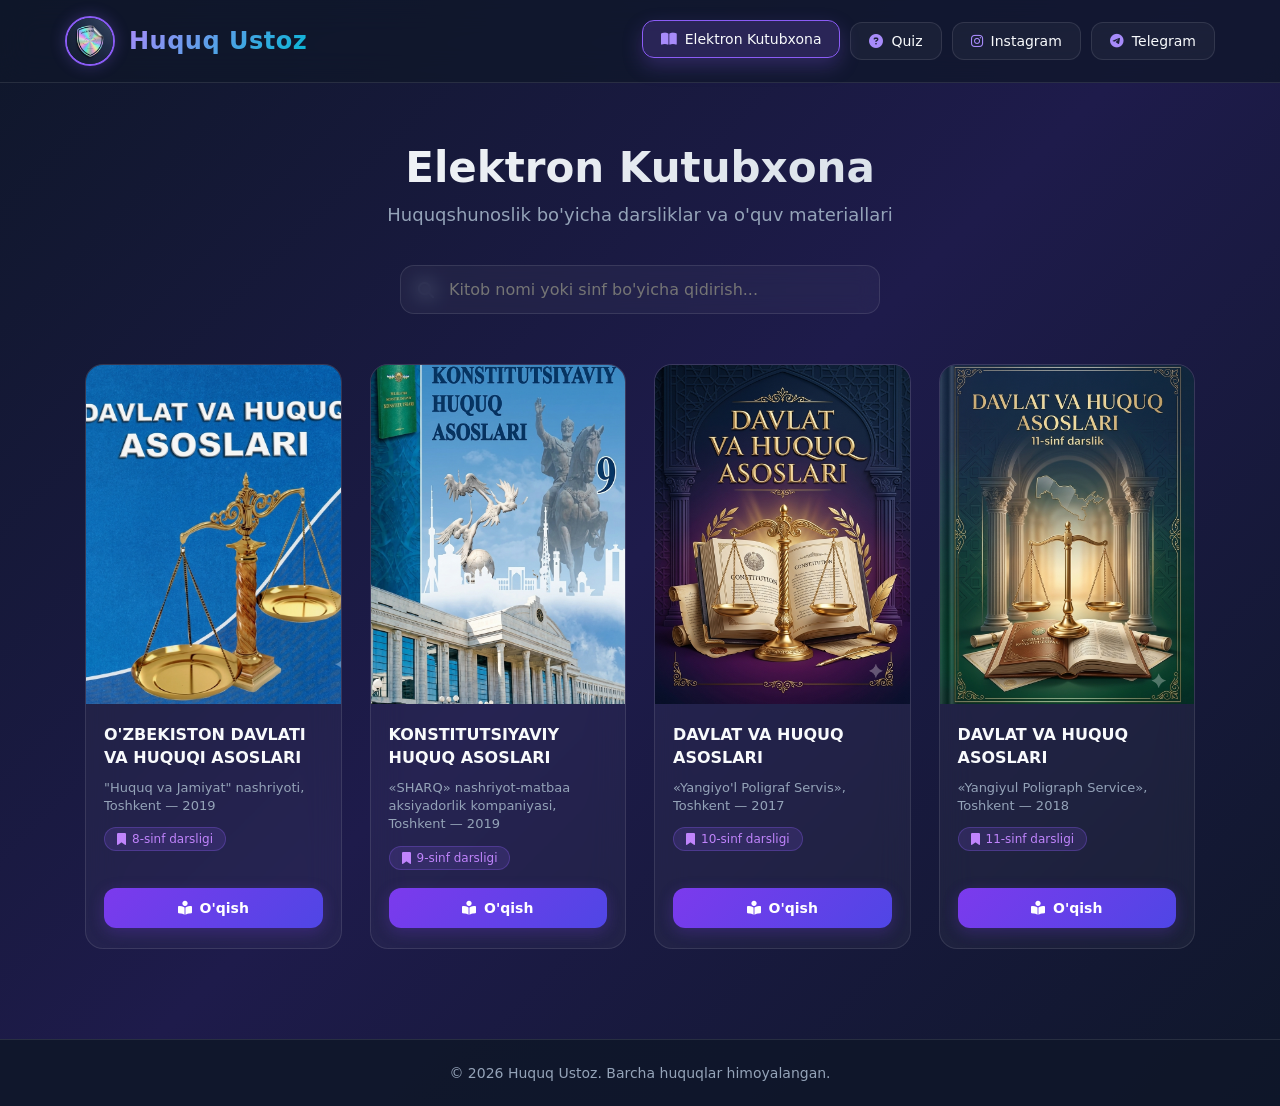
<file: kutubxona.html>
<!DOCTYPE html>
<html lang="uz">
<head>
<meta charset="UTF-8">
<meta name="viewport" content="width=device-width, initial-scale=1.0">
<title>Elektron Kutubxona | Huquq Ustoz</title>

<meta name="description" content="Huquqshunoslik bo'yicha darsliklar va elektron o'quv materiallari.">
<link rel="icon" type="image/jpeg" href="huquq.jpg">

<!-- FontAwesome Ikonkalar Kutubxonasi -->
<link rel="stylesheet" href="https://cdnjs.cloudflare.com/ajax/libs/font-awesome/6.4.0/css/all.min.css">

<style>
/* ZAMONAVIY GLASSMORPHISM DIZAYN */
:root {
  --bg-gradient: linear-gradient(135deg, #0f172a 0%, #1e1b4b 50%, #0f172a 100%);
  --glass-bg: rgba(255, 255, 255, 0.04);
  --glass-border: rgba(255, 255, 255, 0.1);
  --glass-hover: rgba(255, 255, 255, 0.08);
  --primary-purple: #8b5cf6;
  --accent-cyan: #06b6d4;
  --text-main: #f8fafc;
  --text-muted: #94a3b8;
}

* {
  margin: 0;
  padding: 0;
  box-sizing: border-box;
  font-family: 'Segoe UI', system-ui, -apple-system, sans-serif;
}

body {
  background: var(--bg-gradient);
  color: var(--text-main);
  min-height: 100vh;
  display: flex;
  flex-direction: column;
}

/* NAVIGATION HEADER */
header {
  position: sticky;
  top: 0;
  background: rgba(15, 23, 42, 0.75);
  backdrop-filter: blur(16px);
  -webkit-backdrop-filter: blur(16px);
  border-bottom: 1px solid var(--glass-border);
  padding: 16px 0;
  z-index: 1000;
}

.container {
  width: 90%;
  max-width: 1150px;
  margin: auto;
}

.nav {
  display: flex;
  justify-content: space-between;
  align-items: center;
}

.logo {
  display: flex;
  align-items: center;
  gap: 14px;
  text-decoration: none;
}

.logo img {
  width: 50px;
  height: 50px;
  border-radius: 50%;
  object-fit: cover;
  border: 2px solid var(--primary-purple);
  box-shadow: 0 0 15px rgba(139, 92, 246, 0.3);
}

.logo h2 {
  background: linear-gradient(135deg, #a78bfa, var(--accent-cyan));
  -webkit-background-clip: text;
  -webkit-text-fill-color: transparent;
  font-size: 24px;
  font-weight: 700;
  letter-spacing: 0.5px;
}

.social {
  display: flex;
  gap: 10px;
  align-items: center;
  flex-wrap: wrap;
}

.nav-link {
  text-decoration: none;
  color: var(--text-main);
  padding: 10px 18px;
  background: var(--glass-bg);
  border: 1px solid var(--glass-border);
  border-radius: 12px;
  transition: all 0.3s cubic-bezier(0.4, 0, 0.2, 1);
  font-size: 14px;
  font-weight: 500;
  display: inline-flex;
  align-items: center;
  gap: 8px;
}

.nav-link i {
  color: #a78bfa;
}

.nav-link:hover, .nav-link.active {
  background: var(--glass-hover);
  border-color: var(--primary-purple);
  transform: translateY(-2px);
  box-shadow: 0 8px 20px rgba(139, 92, 246, 0.25);
}

.nav-link.active {
  background: rgba(139, 92, 246, 0.2);
}

/* PAGE HEADER */
.page-head {
  padding: 60px 20px 20px;
  text-align: center;
}

.page-head h1 {
  font-size: 42px;
  font-weight: 800;
  margin-bottom: 12px;
  background: linear-gradient(135deg, #ffffff 0%, #cbd5e1 100%);
  -webkit-background-clip: text;
  -webkit-text-fill-color: transparent;
}

.page-head p {
  color: var(--text-muted);
  font-size: 18px;
}

/* SEARCH INPUT */
.search-wrap {
  display: flex;
  justify-content: center;
  padding: 20px 20px 10px;
}

.search-box {
  position: relative;
  width: 100%;
  max-width: 480px;
}

.search-box i {
  position: absolute;
  left: 18px;
  top: 50%;
  transform: translateY(-50%);
  color: var(--text-muted);
  font-size: 16px;
}

.search-box input {
  width: 100%;
  padding: 14px 16px 14px 48px;
  border-radius: 14px;
  border: 1px solid var(--glass-border);
  background: var(--glass-bg);
  backdrop-filter: blur(10px);
  color: white;
  font-size: 16px;
  outline: none;
  transition: all 0.3s ease;
}

.search-box input:focus {
  border-color: var(--primary-purple);
  box-shadow: 0 0 20px rgba(139, 92, 246, 0.25);
  background: rgba(255, 255, 255, 0.07);
}

/* BOOKS GRID & CARDS */
.grid {
  display: grid;
  grid-template-columns: repeat(auto-fill, minmax(230px, 1fr));
  gap: 28px;
  padding: 40px 20px 90px;
  max-width: 1150px;
  margin: auto;
  width: 90%;
}

.card {
  background: var(--glass-bg);
  border: 1px solid var(--glass-border);
  backdrop-filter: blur(16px);
  border-radius: 18px;
  overflow: hidden;
  display: flex;
  flex-direction: column;
  transition: all 0.3s cubic-bezier(0.4, 0, 0.2, 1);
}

.card:hover {
  transform: translateY(-6px);
  border-color: var(--primary-purple);
  box-shadow: 0 15px 30px rgba(139, 92, 246, 0.2);
}

.card .cover {
  width: 100%;
  aspect-ratio: 3/4;
  overflow: hidden;
  background: rgba(30, 41, 59, 0.5);
  position: relative;
}

.card .cover img {
  width: 100%;
  height: 100%;
  object-fit: cover;
  display: block;
  transition: transform 0.5s ease;
}

.card:hover .cover img {
  transform: scale(1.05);
}

.card-body {
  padding: 20px 18px;
  display: flex;
  flex-direction: column;
  flex: 1;
}

.card-body h3 {
  font-size: 16px;
  line-height: 1.4;
  margin-bottom: 10px;
  color: #f8fafc;
  font-weight: 600;
}

.card-body .meta {
  color: var(--text-muted);
  font-size: 13px;
  margin-bottom: 12px;
  line-height: 1.4;
}

.card-body .genre {
  display: inline-flex;
  align-items: center;
  gap: 6px;
  align-self: flex-start;
  background: rgba(139, 92, 246, 0.15);
  border: 1px solid rgba(139, 92, 246, 0.3);
  color: #c084fc;
  font-size: 12px;
  padding: 4px 12px;
  border-radius: 999px;
  margin-bottom: 18px;
  font-weight: 500;
}

.read-btn {
  margin-top: auto;
  text-align: center;
  text-decoration: none;
  background: linear-gradient(135deg, #7c3aed, #4f46e5);
  color: white;
  padding: 12px;
  border-radius: 12px;
  font-weight: 600;
  font-size: 14px;
  transition: all 0.3s ease;
  display: flex;
  align-items: center;
  justify-content: center;
  gap: 8px;
  box-shadow: 0 4px 15px rgba(124, 58, 237, 0.25);
}

.read-btn:hover {
  transform: translateY(-2px);
  box-shadow: 0 8px 20px rgba(124, 58, 237, 0.4);
}

.empty {
  text-align: center;
  color: var(--text-muted);
  padding: 60px 20px;
  grid-column: 1 / -1;
  font-size: 18px;
}

/* FOOTER */
footer {
  margin-top: auto;
  padding: 25px 0;
  text-align: center;
  border-top: 1px solid var(--glass-border);
  background: rgba(15, 23, 42, 0.9);
  color: var(--text-muted);
  font-size: 14px;
}

/* RESPONSIVE DESIGN */
@media(max-width: 768px) {
  .logo h2 { font-size: 20px; }
  .page-head h1 { font-size: 30px; }
  .nav { flex-direction: column; gap: 15px; }
  .social { width: 100%; justify-content: center; }
  .nav-link { padding: 8px 12px; font-size: 13px; }
}
</style>
</head>
<body>

<header>
  <div class="container nav">
    <a class="logo" href="index.html">
      <img src="huquq.jpg" alt="Huquq Ustoz Logo">
      <h2>Huquq Ustoz</h2>
    </a>
    <div class="social">
      <a href="kutubxona.html" class="nav-link active">
        <i class="fa-solid fa-book-open"></i>
        <span>Elektron Kutubxona</span>
      </a>
      <a href="quiz.html" class="nav-link">
        <i class="fa-solid fa-circle-question"></i>
        <span>Quiz</span>
      </a>
      <a href="https://instagram.com/huququstoz" target="_blank" class="nav-link">
        <i class="fa-brands fa-instagram"></i>
        <span>Instagram</span>
      </a>
      <a href="https://t.me/huququstoz" target="_blank" class="nav-link">
        <i class="fa-brands fa-telegram"></i>
        <span>Telegram</span>
      </a>
    </div>
  </div>
</header>

<section class="page-head">
  <h1>Elektron Kutubxona</h1>
  <p>Huquqshunoslik bo'yicha darsliklar va o'quv materiallari</p>
</section>

<div class="search-wrap">
  <div class="search-box">
    <i class="fa-solid fa-magnifying-glass"></i>
    <input type="text" id="searchInput" placeholder="Kitob nomi yoki sinf bo'yicha qidirish...">
  </div>
</div>

<section class="grid" id="booksGrid"></section>

<footer>
  © 2026 Huquq Ustoz. Barcha huquqlar himoyalangan.
</footer>

<script>
const books = [
  {
    title: "O'ZBEKISTON DAVLATI VA HUQUQI ASOSLARI",
    meta: "\"Huquq va Jamiyat\" nashriyoti, Toshkent — 2019",
    genre: "8-sinf darsligi",
    cover: "8-sinf.png",
    driveLink: "https://drive.google.com/file/d/1iJSyVPBEuGwNSYBO9cIqC_Q4V_K_XvcC/view?usp=sharing"
  },
  {
    title: "KONSTITUTSIYAVIY HUQUQ ASOSLARI",
    meta: "«SHARQ» nashriyot-matbaa aksiyadorlik kompaniyasi, Toshkent — 2019",
    genre: "9-sinf darsligi",
    cover: "9-sinf%20.png",
    driveLink: "https://drive.google.com/file/d/1xYBYuR1bjwQeme4TtKVIsgSl1JPRtYau/view?usp=sharing"
  },
  {
    title: "DAVLAT VA HUQUQ ASOSLARI",
    meta: "«Yangiyo'l Poligraf Servis», Toshkent — 2017",
    genre: "10-sinf darsligi",
    cover: "10-sinf.png",
    driveLink: "https://drive.google.com/file/d/1RcyhKuHv5xQg0EUQy_pb62TPqV4N51oa/view?usp=sharing"
  },
  {
    title: "DAVLAT VA HUQUQ ASOSLARI",
    meta: "«Yangiyul Poligraph Service», Toshkent — 2018",
    genre: "11-sinf darsligi",
    cover: "11-sinf.png",
    driveLink: "https://drive.google.com/file/d/1RBl1J9zqTnarkO11MpLI0rQJMpTga1a3/view?usp=sharing"
  }
];

const grid = document.getElementById('booksGrid');
const searchInput = document.getElementById('searchInput');

function renderBooks(list){
  grid.innerHTML = "";
  if(list.length === 0){
    grid.innerHTML = '<p class="empty"><i class="fa-solid fa-folder-open"></i> Hech narsa topilmadi.</p>';
    return;
  }
  list.forEach(book => {
    const card = document.createElement('div');
    card.className = 'card';
    card.innerHTML = `
      <div class="cover">
        <img src="${book.cover}" alt="${book.title}">
      </div>
      <div class="card-body">
        <h3>${book.title}</h3>
        <div class="meta">${book.meta}</div>
        <span class="genre"><i class="fa-solid fa-bookmark"></i> ${book.genre}</span>
        <a class="read-btn" href="${book.driveLink}" target="_blank" rel="noopener">
          <i class="fa-solid fa-book-reader"></i> O'qish
        </a>
      </div>
    `;
    grid.appendChild(card);
  });
}

searchInput.addEventListener('input', () => {
  const q = searchInput.value.trim().toLowerCase();
  const filtered = books.filter(b =>
    b.title.toLowerCase().includes(q) ||
    b.genre.toLowerCase().includes(q) ||
    b.meta.toLowerCase().includes(q)
  );
  renderBooks(filtered);
});

renderBooks(books);
</script>
</body>
</html>
</file>
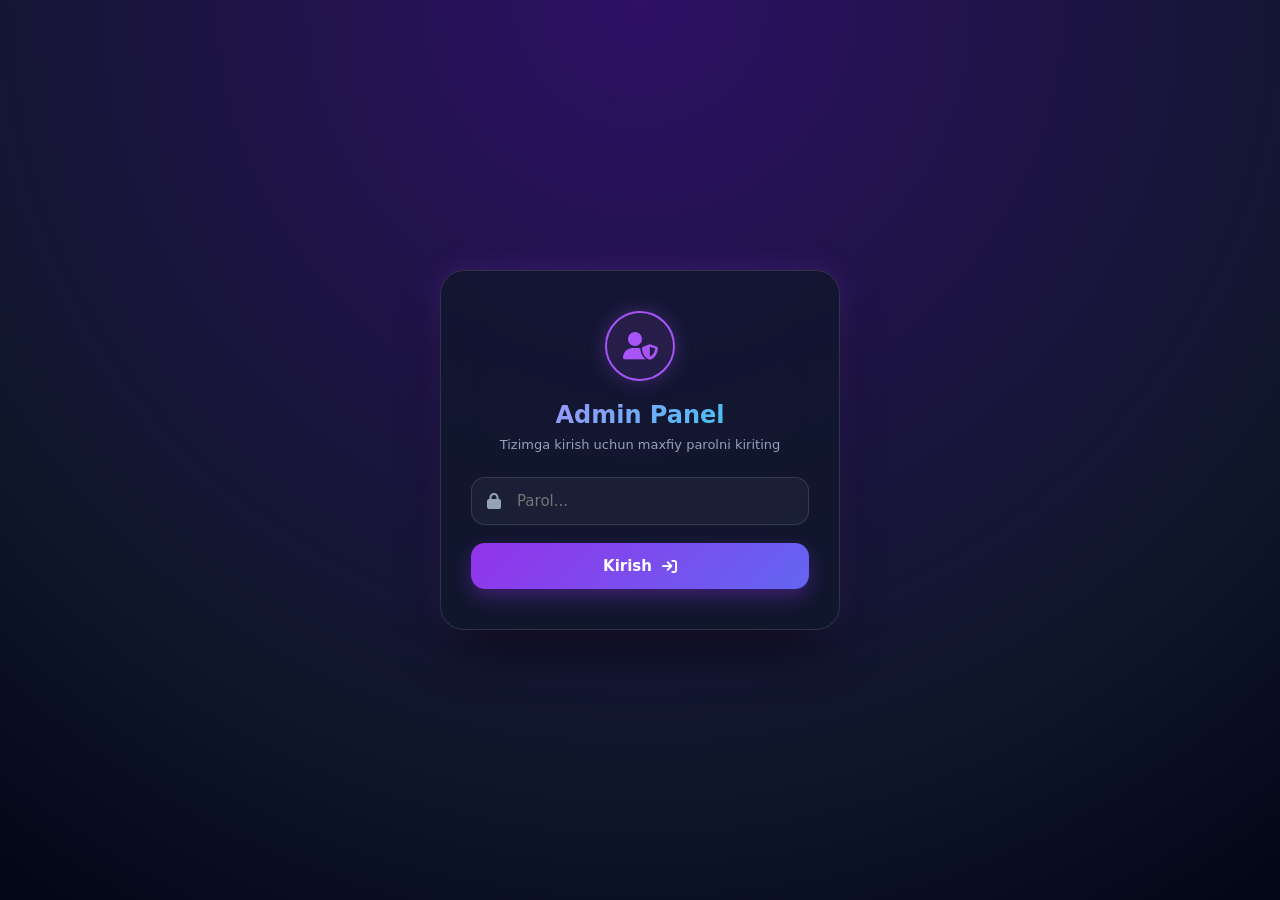
<file: login.html>
<!DOCTYPE html>
<html lang="uz">
<head>
<meta charset="UTF-8">
<meta name="viewport" content="width=device-width, initial-scale=1.0">
<title>Admin Kirish — Huquq Ustoz</title>
<link rel="icon" type="image/jpeg" href="huquq.jpg">

<!-- FontAwesome Ikonkalari -->
<link rel="stylesheet" href="https://cdnjs.cloudflare.com/ajax/libs/font-awesome/6.4.0/css/all.min.css">

<style>
:root {
  --bg-gradient: radial-gradient(circle at 50% 0%, #2e1065 0%, #0f172a 70%, #020617 100%);
  --glass-bg: rgba(255, 255, 255, 0.04);
  --glass-border: rgba(255, 255, 255, 0.12);
  --primary-purple: #a855f7;
  --accent-cyan: #22d3ee;
  --error-red: #ef4444;
  --text-main: #f8fafc;
  --text-muted: #94a3b8;
}

* {
  margin: 0;
  padding: 0;
  box-sizing: border-box;
  font-family: 'Segoe UI', system-ui, -apple-system, sans-serif;
}

body {
  background: var(--bg-gradient);
  color: var(--text-main);
  min-height: 100vh;
  display: flex;
  align-items: center;
  justify-content: center;
  padding: 20px;
}

.login-card {
  background: rgba(15, 23, 42, 0.75);
  border: 1px solid var(--glass-border);
  backdrop-filter: blur(20px);
  -webkit-backdrop-filter: blur(20px);
  padding: 40px 30px;
  border-radius: 24px;
  width: 100%;
  max-width: 400px;
  text-align: center;
  box-shadow: 0 25px 50px -12px rgba(0, 0, 0, 0.7), 0 0 30px rgba(168, 85, 247, 0.2);
  position: relative;
  overflow: hidden;
}

.admin-icon {
  width: 70px;
  height: 70px;
  background: rgba(168, 85, 247, 0.12);
  border: 2px solid var(--primary-purple);
  border-radius: 50%;
  display: flex;
  align-items: center;
  justify-content: center;
  margin: 0 auto 20px;
  font-size: 28px;
  color: var(--primary-purple);
  box-shadow: 0 0 20px rgba(168, 85, 247, 0.3);
}

.login-card h2 {
  background: linear-gradient(135deg, #c084fc, var(--accent-cyan));
  -webkit-background-clip: text;
  -webkit-text-fill-color: transparent;
  margin-bottom: 8px;
  font-size: 24px;
  font-weight: 800;
}

.login-card p {
  color: var(--text-muted);
  font-size: 13px;
  margin-bottom: 25px;
}

.input-group {
  position: relative;
  margin-bottom: 18px;
}

.input-group i {
  position: absolute;
  left: 16px;
  top: 50%;
  transform: translateY(-50%);
  color: var(--text-muted);
  font-size: 16px;
  transition: color 0.3s ease;
}

input {
  width: 100%;
  padding: 14px 16px 14px 45px;
  background: var(--glass-bg);
  border: 1px solid var(--glass-border);
  border-radius: 14px;
  color: white;
  outline: none;
  font-size: 15px;
  transition: all 0.3s ease;
}

input:focus {
  border-color: var(--primary-purple);
  box-shadow: 0 0 15px rgba(168, 85, 247, 0.25);
  background: rgba(255, 255, 255, 0.07);
}

input:focus + i {
  color: var(--primary-purple);
}

.btn {
  width: 100%;
  padding: 14px;
  background: linear-gradient(135deg, #9333ea, #6366f1);
  border: none;
  border-radius: 14px;
  color: white;
  font-weight: 700;
  font-size: 15px;
  cursor: pointer;
  transition: all 0.3s ease;
  box-shadow: 0 8px 20px rgba(147, 51, 234, 0.35);
  display: flex;
  align-items: center;
  justify-content: center;
  gap: 10px;
}

.btn:hover {
  transform: translateY(-2px);
  box-shadow: 0 12px 25px rgba(147, 51, 234, 0.5);
}

.error-msg {
  color: var(--error-red);
  margin-top: 15px;
  font-size: 13px;
  display: none;
  background: rgba(239, 68, 68, 0.1);
  border: 1px solid rgba(239, 68, 68, 0.2);
  padding: 10px;
  border-radius: 10px;
  animation: shake 0.3s ease;
}

@keyframes shake {
  0%, 100% { transform: translateX(0); }
  25% { transform: translateX(-5px); }
  75% { transform: translateX(5px); }
}
</style>
</head>
<body>

<div class="login-card">
  <div class="admin-icon">
    <i class="fa-solid fa-user-shield"></i>
  </div>
  <h2>Admin Panel</h2>
  <p>Tizimga kirish uchun maxfiy parolni kiriting</p>

  <form id="login-form">
    <div class="input-group">
      <input type="password" id="admin-pass" placeholder="Parol..." required autocomplete="current-password">
      <i class="fa-solid fa-lock"></i>
    </div>
    <button type="submit" class="btn">
      <span>Kirish</span>
      <i class="fa-solid fa-arrow-right-to-bracket"></i>
    </button>
  </form>

  <div id="error-text" class="error-msg">
    <i class="fa-solid fa-circle-exclamation"></i> Noto'g'ri parol! Qayta urinib ko'ring.
  </div>
</div>

<script>
document.getElementById('login-form').addEventListener('submit', function(e) {
  e.preventDefault();
  
  const pass = document.getElementById('admin-pass').value.trim();
  const errorText = document.getElementById('error-text');

  // MAXFIY PAROL: honorx7b
  if (pass === 'honorx7b') {
    // Brauzer xotirasiga admin holatini saqlash
    localStorage.setItem('isAdmin', 'true');
    sessionStorage.setItem('huquq_admin_auth', 'active');
    
    // Muvaffaqiyatli xabar va yo'naltirish
    errorText.style.display = 'none';
    
    // Boshqa yashirin admin panelingiz sahifasiga yo'naltirish
    window.location.href = 'admin.html'; 
  } else {
    errorText.style.display = 'block';
    document.getElementById('admin-pass').value = '';
    document.getElementById('admin-pass').focus();
  }
});
</script>

</body>
</html>
</file>
<file: css/flashcard.css>
/* ==========================================================================
   SIRLI SAHIFA (FLASHCARD MODAL) STIL FAYLI
   ========================================================================== */

.flashcard-modal {
  position: fixed;
  top: 0;
  left: 0;
  width: 100%;
  height: 100%;
  background: rgba(11, 15, 25, 0.85);
  backdrop-filter: blur(24px);
  -webkit-backdrop-filter: blur(24px);
  display: flex;
  align-items: center;
  justify-content: center;
  z-index: 2000;
  opacity: 0;
  visibility: hidden;
  transition: opacity 0.4s ease, visibility 0.4s ease;
}

.flashcard-modal.active {
  opacity: 1;
  visibility: visible;
}

.flashcard-wrapper {
  position: relative;
  width: 90%;
  max-width: 680px;
  transform: scale(0.85) translateY(20px);
  opacity: 0;
  transition: all 0.5s cubic-bezier(0.34, 1.56, 0.64, 1);
}

.flashcard-modal.active .flashcard-wrapper {
  transform: scale(1) translateY(0);
  opacity: 1;
}

.close-btn {
  position: absolute;
  top: -16px;
  right: -16px;
  background: rgba(255, 255, 255, 0.08);
  border: 1px solid var(--border-card);
  color: var(--text-main);
  width: 42px;
  height: 42px;
  border-radius: 50%;
  display: flex;
  align-items: center;
  justify-content: center;
  cursor: pointer;
  font-size: 18px;
  z-index: 30;
  transition: all 0.25s ease;
}

.close-btn:hover {
  background: #f43f5e;
  border-color: #f43f5e;
  transform: rotate(90deg);
}

.flashcard {
  background: var(--surface-card);
  border: 1px solid var(--border-gold);
  backdrop-filter: var(--blur-glass);
  padding: 56px 44px;
  border-radius: 24px;
  box-shadow: 0 30px 70px rgba(0, 0, 0, 0.7), var(--shadow-glow);
  cursor: pointer;
  user-select: none;
  text-align: center;
  transition: all 0.4s ease;
}

.quote-text {
  font-family: var(--font-quote);
  font-style: italic;
  font-size: 24px;
  line-height: 1.6;
  margin-bottom: 24px;
  transition: color 0.4s ease;
}

.quote-author {
  font-family: var(--font-heading);
  font-size: 15px;
  font-weight: 700;
  letter-spacing: 0.5px;
  color: var(--text-gold);
}

.card-counter {
  margin-top: 24px;
  font-size: 12px;
  font-family: var(--font-heading);
  color: var(--text-muted);
  letter-spacing: 0.5px;
}

/* ONBOARDING TUTORIAL OVERLAY */
.tutorial-overlay {
  position: absolute;
  top: 0;
  left: 0;
  width: 100%;
  height: 100%;
  background: rgba(11, 15, 25, 0.92);
  backdrop-filter: blur(12px);
  border-radius: 24px;
  display: flex;
  flex-direction: column;
  justify-content: center;
  align-items: center;
  padding: 36px;
  text-align: center;
  z-index: 20;
  transition: opacity 0.4s ease, visibility 0.4s ease;
}

.tutorial-overlay.hidden {
  opacity: 0;
  visibility: hidden;
  pointer-events: none;
}

.tutorial-overlay h3 {
  font-family: var(--font-heading);
  color: var(--text-gold);
  font-size: 22px;
  margin-bottom: 20px;
  display: flex;
  align-items: center;
  gap: 10px;
}

.tutorial-steps {
  display: grid;
  grid-template-columns: 1fr 1fr;
  gap: 16px;
  margin-bottom: 28px;
  width: 100%;
}

.tutorial-box {
  background: rgba(255, 255, 255, 0.03);
  border: 1px solid var(--border-card);
  padding: 18px;
  border-radius: 16px;
  font-size: 13px;
  color: var(--text-muted);
  line-height: 1.5;
}

.tutorial-box i {
  font-size: 22px;
  color: var(--text-gold);
  margin-bottom: 10px;
  display: block;
}

.tutorial-box strong {
  color: var(--text-main);
  font-family: var(--font-heading);
}

.tutorial-actions {
  display: flex;
  gap: 12px;
  width: 100%;
  justify-content: center;
}

.tutorial-btn {
  padding: 12px 24px;
  border-radius: var(--radius-btn);
  font-family: var(--font-heading);
  font-size: 14px;
  font-weight: 600;
  cursor: pointer;
  border: none;
  transition: all 0.25s ease;
}

.btn-skip {
  background: transparent;
  border: 1px solid var(--border-card);
  color: var(--text-muted);
}

.btn-skip:hover {
  background: rgba(255, 255, 255, 0.05);
  color: var(--text-main);
}

.btn-gotit {
  background: var(--grad-gold);
  color: #0b0f19;
  box-shadow: var(--shadow-btn);
}

.btn-gotit:hover {
  transform: translateY(-2px);
}
</file>
